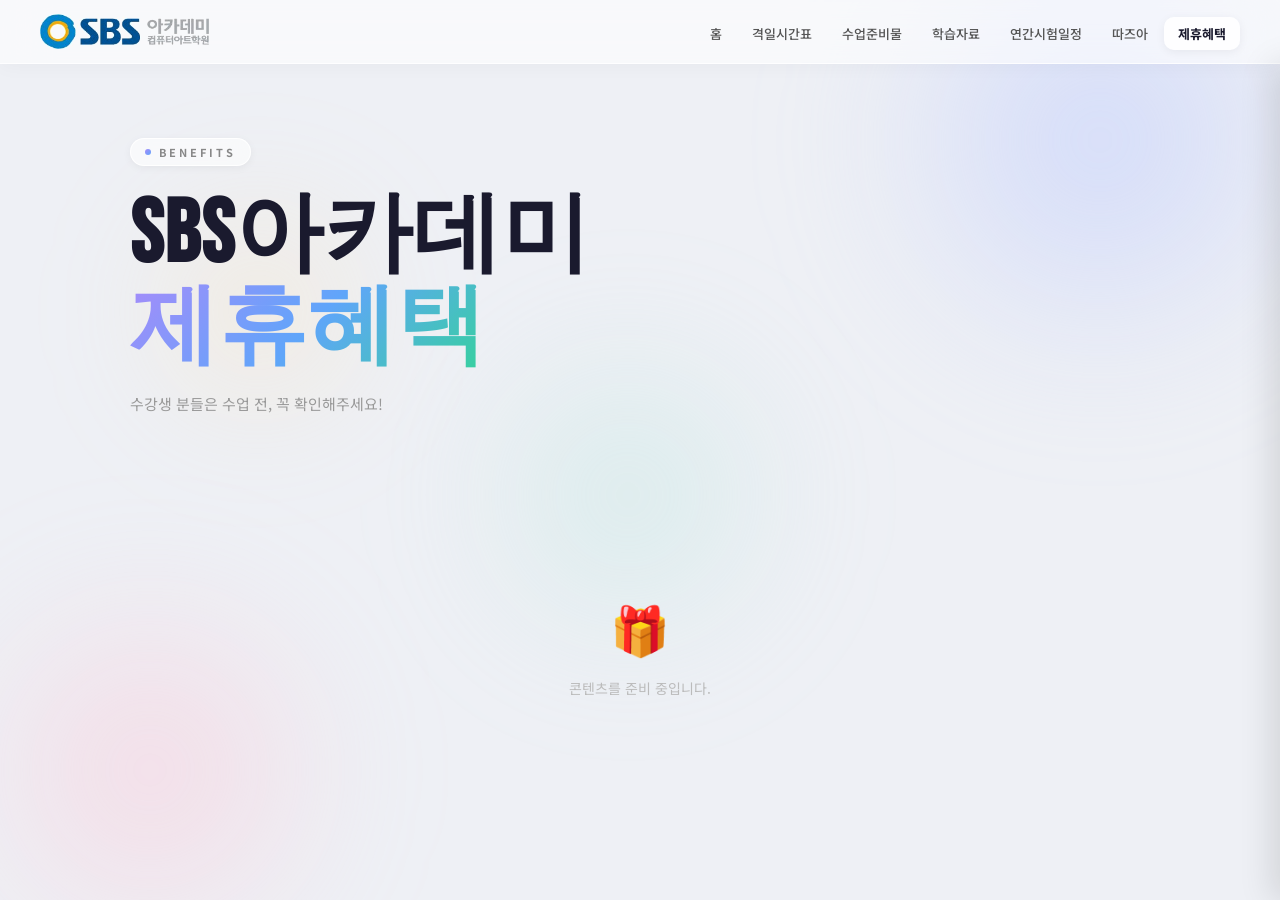
<file: benefits/index.html>
<!DOCTYPE html>
<html lang="ko">
<head>
  <meta charset="UTF-8" />
  <meta name="viewport" content="width=device-width, initial-scale=1.0" />
  <title>SBS아카데미 안산 — 제휴혜택</title>
  <meta property="og:url" content="https://sbs-ansan-notice.co.kr/benefits/" />
  <meta property="og:title" content="SBS아카데미 안산 — 제휴혜택" />
  <link rel="icon" type="image/svg+xml" href="/assets/favicon.svg" />
  <meta property="og:type" content="website" />
  <meta property="og:image" content="https://sbs-ansan-notice.co.kr/assets/og-image.png?v=2" />
  <meta property="og:site_name" content="SBS아카데미 안산" />
  <meta property="og:description" content="수강생 분들은 수업 전, 꼭 확인해주세요!" />
  <meta name="twitter:card" content="summary_large_image" />
  <meta name="twitter:image" content="https://sbs-ansan-notice.co.kr/assets/og-image.png?v=2" />
  <link rel="stylesheet" href="/assets/style.css" />
</head>
<body>
  <div class="bg-orb bg-orb1"></div>
  <div class="bg-orb bg-orb2"></div>
  <div class="bg-orb bg-orb3"></div>
  <div class="bg-orb bg-orb4"></div>
  <div class="wrap">
    <nav id="nav"></nav>
    <div class="page-wrap">
      <div class="hero">
        <div class="hero-tag"><span class="tag-dot"></span>BENEFITS</div>
        <h1>SBS아카데미<br/><span class="g">제휴혜택</span></h1>
        <p>수강생 분들은 수업 전, 꼭 확인해주세요!</p>
      </div>
      <div class="section">
        <div class="empty-state">
          <div class="icon">🎁</div>
          <p>콘텐츠를 준비 중입니다.</p>
        </div>
      </div>
    </div>
  </div>
  <script src="/assets/nav.js"></script>
</body>
</html>
</file>
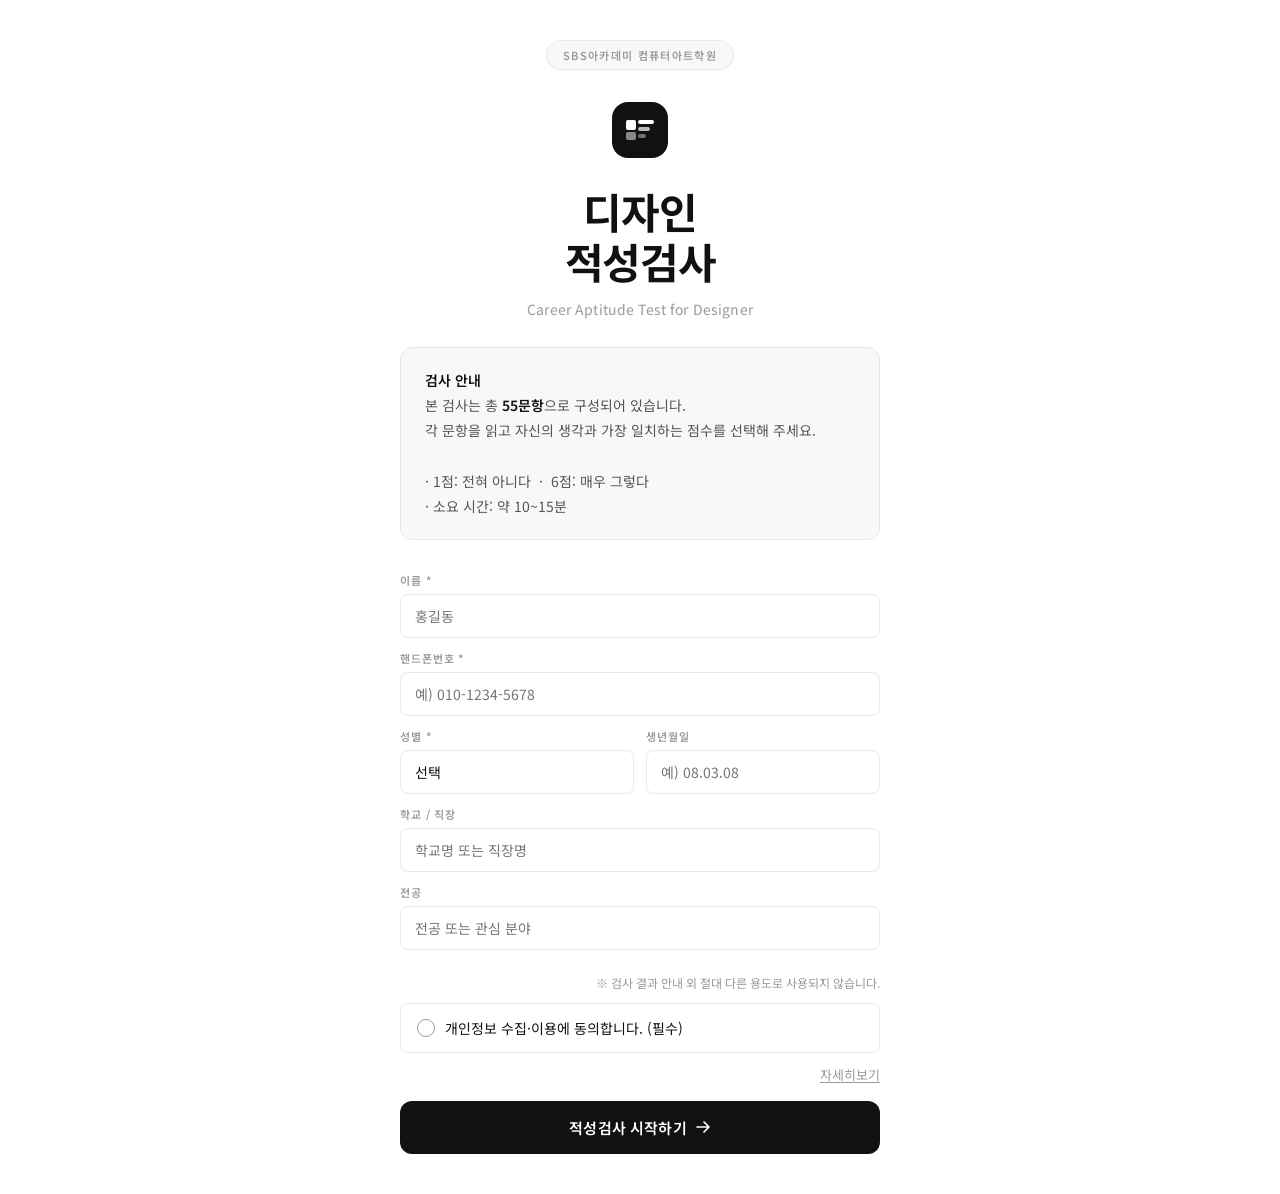
<file: designtest/index.html>
<!DOCTYPE html>
<html lang="ko">
<head>
<meta charset="UTF-8">
<meta name="viewport" content="width=device-width, initial-scale=1.0">
<title>디자인 적성검사 — SBS아카데미 컴퓨터아트학원</title>

<!-- PWA -->
<link rel="manifest" href="/designtest/manifest.json">
<meta name="theme-color" content="#111111">
<meta name="mobile-web-app-capable" content="yes">
<meta name="apple-mobile-web-app-capable" content="yes">
<meta name="apple-mobile-web-app-status-bar-style" content="black-translucent">
<meta name="apple-mobile-web-app-title" content="적성검사">
<link rel="apple-touch-icon" href="/designtest/icon-180.png">
<link rel="apple-touch-icon" sizes="57x57"   href="/designtest/icon-57.png">
<link rel="apple-touch-icon" sizes="60x60"   href="/designtest/icon-60.png">
<link rel="apple-touch-icon" sizes="72x72"   href="/designtest/icon-72.png">
<link rel="apple-touch-icon" sizes="76x76"   href="/designtest/icon-76.png">
<link rel="apple-touch-icon" sizes="114x114" href="/designtest/icon-114.png">
<link rel="apple-touch-icon" sizes="120x120" href="/designtest/icon-120.png">
<link rel="apple-touch-icon" sizes="144x144" href="/designtest/icon-144.png">
<link rel="apple-touch-icon" sizes="152x152" href="/designtest/icon-152.png">
<link rel="apple-touch-icon" sizes="167x167" href="/designtest/icon-167.png">
<link rel="apple-touch-icon" sizes="180x180" href="/designtest/icon-180.png">

<link rel="preconnect" href="https://fonts.googleapis.com">
<link href="https://fonts.googleapis.com/css2?family=Noto+Sans+KR:wght@300;400;500;600;700&display=swap" rel="stylesheet">
<style>
  *, *::before, *::after { box-sizing: border-box; margin: 0; padding: 0; }
  :root {
    --bg: #ffffff; --surface: #f8f8f8; --border: #e8e8e8; --border-hover: #c0c0c0;
    --text-primary: #111111; --text-secondary: #555555; --text-muted: #999999;
    --accent: #111111; --accent-light: #f0f0f0;
    --radius: 12px; --radius-sm: 8px;
    --shadow: 0 1px 3px rgba(0,0,0,0.06), 0 4px 16px rgba(0,0,0,0.04);
  }
  html { font-size: 16px; scroll-behavior: smooth; }
  body { font-family: 'Noto Sans KR', sans-serif; background: var(--bg); color: var(--text-primary); min-height: 100vh; -webkit-font-smoothing: antialiased; }

  /* Pages */
  .page { display: none; min-height: 100vh; }
  .page.active { display: flex; flex-direction: column; animation: fadeIn 0.4s ease; }
  @keyframes fadeIn { from { opacity: 0; transform: translateY(12px); } to { opacity: 1; transform: translateY(0); } }

  /* ── Title Page ── */
  #page-title { align-items: center; justify-content: center; padding: 40px 20px; }
  .title-inner { max-width: 480px; width: 100%; text-align: center; }
  .title-badge {
    display: inline-block; font-size: 11px; font-weight: 600; letter-spacing: 0.12em;
    text-transform: uppercase; color: var(--text-muted); background: var(--surface);
    border: 1px solid var(--border); padding: 6px 16px; border-radius: 100px; margin-bottom: 32px;
  }
  .title-logo { display: block; margin: 0 auto 28px; width: 56px; height: 56px; }
  .title-h1 { font-size: clamp(28px, 6vw, 42px); font-weight: 700; letter-spacing: -0.03em; line-height: 1.2; margin-bottom: 12px; }
  .title-sub { font-size: 14px; color: var(--text-muted); margin-bottom: 8px; letter-spacing: 0.01em; }
  .title-desc {
    font-size: 14px; color: var(--text-secondary); line-height: 1.8;
    margin: 28px 0 32px; padding: 20px 24px;
    background: var(--surface); border-radius: var(--radius); border: 1px solid var(--border); text-align: left;
  }
  .title-desc strong { font-weight: 600; color: var(--text-primary); }

  /* Form */
  .info-form { display: grid; grid-template-columns: 1fr 1fr; gap: 12px; margin-bottom: 24px; text-align: left; }
  .info-form .full { grid-column: 1 / -1; }
  .form-group label { display: block; font-size: 11px; font-weight: 600; letter-spacing: 0.08em; text-transform: uppercase; color: var(--text-muted); margin-bottom: 6px; }
  .form-group input, .form-group select {
    width: 100%; padding: 11px 14px; font-size: 14px; font-family: 'Noto Sans KR', sans-serif;
    color: var(--text-primary); background: var(--bg); border: 1px solid var(--border);
    border-radius: var(--radius-sm); outline: none; transition: border-color 0.2s; appearance: none;
  }
  .form-group input:focus, .form-group select:focus { border-color: var(--accent); }

  /* Buttons */
  .btn-primary {
    display: inline-flex; align-items: center; justify-content: center; gap: 8px;
    width: 100%; padding: 16px 32px; font-size: 15px; font-weight: 600;
    font-family: 'Noto Sans KR', sans-serif; color: #fff; background: var(--text-primary);
    border: none; border-radius: var(--radius); cursor: pointer;
    transition: opacity 0.2s, transform 0.15s; letter-spacing: 0.01em;
  }
  .btn-primary:hover { opacity: 0.85; transform: translateY(-1px); }
  .btn-primary:active { transform: translateY(0); }

  /* ── Test Page ── */
  #page-test { background: var(--bg); }
  .test-header {
    position: sticky; top: 0; z-index: 100;
    background: rgba(255,255,255,0.92); backdrop-filter: blur(12px);
    border-bottom: 1px solid var(--border); padding: 14px 20px;
  }
  .test-header-inner { max-width: 680px; margin: 0 auto; display: flex; align-items: center; justify-content: space-between; gap: 16px; }
  .test-header-title { font-size: 13px; font-weight: 600; color: var(--text-secondary); white-space: nowrap; }
  .progress-wrap { flex: 1; display: flex; flex-direction: column; gap: 4px; }
  .progress-bar { height: 3px; background: var(--border); border-radius: 3px; overflow: hidden; }
  .progress-fill { height: 100%; background: var(--text-primary); border-radius: 3px; transition: width 0.4s ease; }
  .progress-text { font-size: 11px; color: var(--text-muted); text-align: right; }

  .test-body { max-width: 680px; margin: 0 auto; padding: 40px 20px 120px; }

  .part-header { margin-bottom: 36px; padding-bottom: 24px; border-bottom: 1px solid var(--border); }
  .part-label {
    display: inline-block; font-size: 11px; font-weight: 700; letter-spacing: 0.12em;
    text-transform: uppercase; color: var(--text-muted); background: var(--surface);
    border: 1px solid var(--border); padding: 4px 12px; border-radius: 100px; margin-bottom: 12px;
  }
  .part-title { font-size: 22px; font-weight: 700; letter-spacing: -0.02em; margin-bottom: 6px; }
  .part-note { font-size: 13px; color: var(--text-muted); line-height: 1.6; }

  /* Question Card */
  .question-card {
    background: var(--bg); border: 1px solid var(--border); border-radius: var(--radius);
    padding: 20px 20px 16px; margin-bottom: 10px; transition: border-color 0.2s, box-shadow 0.2s;
  }
  .question-card.answered { border-color: #d0d0d0; background: var(--surface); }
  .question-card:hover { border-color: var(--border-hover); box-shadow: var(--shadow); }
  .q-num-text { display: flex; gap: 10px; align-items: flex-start; margin-bottom: 14px; }
  .q-num {
    flex-shrink: 0; width: 22px; height: 22px; display: flex; align-items: center; justify-content: center;
    font-size: 10px; font-weight: 700; color: var(--text-muted);
    background: var(--surface); border: 1px solid var(--border); border-radius: 50%; margin-top: 1px;
    transition: all 0.15s;
  }
  .question-card.answered .q-num { background: var(--text-primary); color: #fff; border-color: var(--text-primary); }
  .q-text { font-size: 14px; font-weight: 500; line-height: 1.65; }

  /* Scale */
  .scale-labels { display: flex; justify-content: space-between; margin-bottom: 8px; padding: 0 2px; }
  .scale-label-text { font-size: 9px; color: var(--text-muted); width: calc(100%/6); text-align: center; line-height: 1.3; }
  .scale-row { display: flex; align-items: center; gap: 4px; }
  .scale-btn {
    flex: 1; height: 36px; border: 1px solid var(--border); border-radius: 6px;
    background: var(--bg); cursor: pointer; font-size: 12px; font-weight: 600;
    color: var(--text-muted); font-family: 'Noto Sans KR', sans-serif; transition: all 0.15s;
  }
  .scale-btn:hover { border-color: var(--text-primary); color: var(--text-primary); background: var(--accent-light); }
  .scale-btn.selected { background: var(--text-primary); border-color: var(--text-primary); color: #fff; }

  /* Bottom Nav */
  .test-nav {
    position: fixed; bottom: 0; left: 0; right: 0; z-index: 100;
    background: rgba(255,255,255,0.95); backdrop-filter: blur(12px);
    border-top: 1px solid var(--border); padding: 16px 20px;
  }
  .test-nav-inner { max-width: 680px; margin: 0 auto; display: flex; gap: 12px; align-items: center; }
  .btn-secondary {
    display: inline-flex; align-items: center; justify-content: center; gap: 6px;
    padding: 13px 20px; font-size: 14px; font-weight: 500; font-family: 'Noto Sans KR', sans-serif;
    color: var(--text-secondary); background: var(--bg); border: 1px solid var(--border);
    border-radius: var(--radius-sm); cursor: pointer; white-space: nowrap; transition: all 0.15s;
  }
  .btn-secondary:hover { border-color: var(--text-primary); color: var(--text-primary); }
  .btn-nav-main {
    flex: 1; display: inline-flex; align-items: center; justify-content: center; gap: 8px;
    padding: 13px 24px; font-size: 14px; font-weight: 600; font-family: 'Noto Sans KR', sans-serif;
    color: #fff; background: var(--text-primary); border: none; border-radius: var(--radius-sm);
    cursor: pointer; transition: opacity 0.15s, transform 0.15s;
  }
  .btn-nav-main:hover { opacity: 0.85; transform: translateY(-1px); }
  .unanswered-notice { font-size: 12px; color: #cc4444; text-align: center; margin-top: 8px; display: none; }

  /* ── Result Page ── */
  #page-result { align-items: center; justify-content: center; padding: 60px 20px; }
  .result-inner { max-width: 440px; width: 100%; text-align: center; }
  .result-icon {
    width: 64px; height: 64px; background: var(--text-primary); border-radius: 50%;
    display: flex; align-items: center; justify-content: center; margin: 0 auto 28px;
  }
  .result-h1 { font-size: 22px; font-weight: 700; letter-spacing: -0.02em; margin-bottom: 10px; }
  .result-sub { font-size: 14px; color: var(--text-muted); line-height: 1.7; margin-bottom: 28px; }
  .result-notice {
    font-size: 13px; color: var(--text-muted); line-height: 1.7; margin-top: 20px;
    padding: 16px; background: var(--surface); border: 1px solid var(--border); border-radius: var(--radius-sm);
  }
  .status-dot { display: inline-block; width: 6px; height: 6px; border-radius: 50%; margin-right: 6px; vertical-align: middle; }
  .status-dot.loading { background: #f0a500; animation: pulse 1.2s infinite; }
  .status-dot.success { background: #22a861; }
  .status-dot.error   { background: #cc4444; }
  @keyframes pulse { 0%, 100% { opacity: 1; } 50% { opacity: 0.3; } }
  #submit-status { font-size: 13px; color: var(--text-secondary); margin: 0 0 16px; min-height: 22px; }
  .btn-restart {
    display: inline-flex; align-items: center; gap: 8px; padding: 12px 24px;
    font-size: 14px; font-weight: 500; font-family: 'Noto Sans KR', sans-serif;
    color: var(--text-secondary); background: var(--bg); border: 1px solid var(--border);
    border-radius: var(--radius-sm); cursor: pointer; margin-top: 16px; transition: all 0.15s;
  }
  .btn-restart:hover { border-color: var(--text-primary); color: var(--text-primary); }

  @media (max-width: 480px) { .info-form { grid-template-columns: 1fr; } .info-form .full { grid-column: 1; } }

  /* ── Privacy Consent ── */
  .privacy-notice { font-size: 12px; color: var(--text-muted); text-align: right; margin-bottom: 12px; }
  .privacy-check-box {
    border: 1px solid var(--border); border-radius: var(--radius-sm); padding: 14px 16px;
    display: flex; align-items: center; gap: 10px; margin-bottom: 8px; cursor: pointer;
    transition: border-color 0.15s;
  }
  .privacy-check-box:hover { border-color: var(--border-hover); }
  .privacy-check-box.agreed { border-color: var(--text-primary); }
  .custom-radio {
    width: 18px; height: 18px; border-radius: 50%; border: 1.5px solid #999;
    flex-shrink: 0; display: flex; align-items: center; justify-content: center; transition: all 0.15s;
  }
  .custom-radio.checked { border-color: #111; background: #111; }
  .custom-radio.checked::after { content: ''; width: 7px; height: 7px; border-radius: 50%; background: #fff; display: block; }
  .privacy-check-label { font-size: 14px; font-weight: 400; color: var(--text-primary); }
  .privacy-detail-link-wrap { text-align: right; margin-bottom: 16px; }
  .privacy-detail-link { font-size: 13px; color: var(--text-muted); cursor: pointer; text-decoration: underline; text-underline-offset: 2px; background: none; border: none; font-family: 'Noto Sans KR', sans-serif; padding: 0; }
  .privacy-detail-link:hover { color: var(--text-primary); }
  .privacy-detail-panel {
    display: none; margin-bottom: 16px;
    border: 1px solid var(--border); border-radius: var(--radius-sm);
    padding: 14px 16px; background: var(--surface);
  }
  .privacy-detail-panel.open { display: block; }
  .privacy-detail-item { margin-bottom: 10px; }
  .privacy-detail-item:last-child { margin-bottom: 0; }
  .privacy-detail-key { font-size: 11px; color: var(--text-muted); margin-bottom: 2px; }
  .privacy-detail-val { font-size: 12px; color: var(--text-secondary); line-height: 1.6; }
  .privacy-error { font-size: 12px; color: #cc4444; margin-bottom: 10px; display: none; }
</style>
</head>
<body>

<!-- ── TITLE PAGE ── -->
<div id="page-title" class="page active">
  <div class="title-inner">
    <span class="title-badge">SBS아카데미 컴퓨터아트학원</span>
    <svg class="title-logo" viewBox="0 0 56 56" fill="none" xmlns="http://www.w3.org/2000/svg">
      <rect width="56" height="56" rx="16" fill="#111"/>
      <rect x="14" y="18" width="10" height="10" rx="2" fill="white"/>
      <rect x="14" y="30" width="10" height="8" rx="2" fill="white" opacity="0.5"/>
      <rect x="26" y="18" width="16" height="4" rx="2" fill="white"/>
      <rect x="26" y="25" width="12" height="4" rx="2" fill="white" opacity="0.7"/>
      <rect x="26" y="32" width="8" height="4" rx="2" fill="white" opacity="0.4"/>
    </svg>
    <h1 class="title-h1">디자인<br>적성검사</h1>
    <p class="title-sub">Career Aptitude Test for Designer</p>
    <div class="title-desc">
      <strong>검사 안내</strong><br>
      본 검사는 총 <strong>55문항</strong>으로 구성되어 있습니다.<br>
      각 문항을 읽고 자신의 생각과 가장 일치하는 점수를 선택해 주세요.<br><br>
      · 1점: 전혀 아니다 &nbsp;·&nbsp; 6점: 매우 그렇다<br>
      · 소요 시간: 약 10~15분
    </div>
    <div class="info-form">
      <div class="form-group full">
        <label>이름 *</label>
        <input type="text" id="user-name" placeholder="홍길동" autocomplete="off">
      </div>
      <div class="form-group full">
        <label>핸드폰번호 *</label>
        <input type="text" id="user-phone" placeholder="예) 010-1234-5678" autocomplete="off">
      </div>
      <div class="form-group">
        <label>성별 *</label>
        <select id="user-gender">
          <option value="">선택</option>
          <option value="남자">남자</option>
          <option value="여자">여자</option>
        </select>
      </div>
      <div class="form-group">
        <label>생년월일</label>
        <input type="text" id="user-birth" placeholder="예) 08.03.08">
      </div>
      <div class="form-group full">
        <label>학교 / 직장</label>
        <input type="text" id="user-school" placeholder="학교명 또는 직장명">
      </div>
      <div class="form-group full">
        <label>전공</label>
        <input type="text" id="user-major" placeholder="전공 또는 관심 분야">
      </div>
    </div>
    <p class="privacy-notice">※ 검사 결과 안내 외 절대 다른 용도로 사용되지 않습니다.</p>

    <div class="privacy-check-box" id="privacy-check-box" onclick="togglePrivacy()">
      <div class="custom-radio" id="privacy-radio"></div>
      <span class="privacy-check-label">개인정보 수집·이용에 동의합니다. (필수)</span>
    </div>

    <div class="privacy-detail-link-wrap">
      <span class="privacy-detail-link" id="privacy-detail-link" onclick="togglePrivacyDetail()">자세히보기</span>
    </div>

    <div class="privacy-detail-panel" id="privacy-detail-panel">
      <div class="privacy-detail-item">
        <div class="privacy-detail-key">수집 항목</div>
        <div class="privacy-detail-val">이름, 연락처, 성별, 생년월일, 학교/직장, 전공, 수강안내 관련 이력</div>
      </div>
      <div class="privacy-detail-item">
        <div class="privacy-detail-key">이용 목적</div>
        <div class="privacy-detail-val">수강안내 제공, 전환 이력 관리 및 맞춤형 재안내를 통한 서비스 품질 개선</div>
      </div>
      <div class="privacy-detail-item">
        <div class="privacy-detail-key">보유 기간</div>
        <div class="privacy-detail-val">수집일로부터 최대 3년간 보관 후 파기</div>
      </div>
      <div class="privacy-detail-item">
        <div class="privacy-detail-key">제공받는 자</div>
        <div class="privacy-detail-val">SBS아카데미컴퓨터아트학원 안산지점</div>
      </div>
      <div class="privacy-detail-item">
        <div class="privacy-detail-key">동의 거부 안내</div>
        <div class="privacy-detail-val">동의를 거부하실 수 있으나, 이 경우 적성검사 참가가 불가능합니다.</div>
      </div>
    </div>

    <p class="privacy-error" id="privacy-error">개인정보 수집·이용에 동의해 주세요.</p>

    <button class="btn-primary" onclick="startTest()">
      적성검사 시작하기
      <svg width="16" height="16" fill="none" viewBox="0 0 24 24" stroke="currentColor" stroke-width="2.5">
        <path stroke-linecap="round" stroke-linejoin="round" d="M13.5 4.5L21 12m0 0l-7.5 7.5M21 12H3"/>
      </svg>
    </button>
  </div>
</div>

<!-- ── TEST PAGE ── -->
<div id="page-test" class="page">
  <header class="test-header">
    <div class="test-header-inner">
      <span class="test-header-title" id="part-indicator">Part A</span>
      <div class="progress-wrap">
        <div class="progress-bar"><div class="progress-fill" id="progress-fill" style="width:0%"></div></div>
        <div class="progress-text" id="progress-text">0 / 55</div>
      </div>
    </div>
  </header>
  <div class="test-body" id="test-body"></div>
  <nav class="test-nav">
    <div class="test-nav-inner">
      <button class="btn-secondary" id="btn-back" onclick="goBack()" style="display:none">
        <svg width="14" height="14" fill="none" viewBox="0 0 24 24" stroke="currentColor" stroke-width="2.5"><path stroke-linecap="round" stroke-linejoin="round" d="M10.5 19.5L3 12m0 0l7.5-7.5M3 12h18"/></svg>
        이전
      </button>
      <button class="btn-nav-main" id="btn-next" onclick="goNext()">
        다음 (Part B)
        <svg width="14" height="14" fill="none" viewBox="0 0 24 24" stroke="currentColor" stroke-width="2.5"><path stroke-linecap="round" stroke-linejoin="round" d="M13.5 4.5L21 12m0 0l-7.5 7.5M21 12H3"/></svg>
      </button>
    </div>
    <p class="unanswered-notice" id="unanswered-notice"></p>
  </nav>
</div>

<!-- ── RESULT PAGE ── -->
<div id="page-result" class="page">
  <div class="result-inner">
    <div class="result-icon">
      <svg width="28" height="28" fill="none" viewBox="0 0 24 24" stroke="currentColor" stroke-width="2">
        <path stroke-linecap="round" stroke-linejoin="round" d="M9 12.75L11.25 15 15 9.75M21 12a9 9 0 11-18 0 9 9 0 0118 0z"/>
      </svg>
    </div>
    <h1 class="result-h1">적성검사가 완료되었습니다.</h1>
    <p class="result-sub">검사에 참여해 주셔서 감사합니다.<br>상세 결과는 상담을 통해 안내 드립니다.</p>
    <p id="submit-status"><span class="status-dot loading"></span>결과를 저장하는 중...</p>
    <p class="result-notice">담당 멘토와의 상담을 통해 결과를 안내 드립니다.</p>
    <button class="btn-restart" onclick="restartTest()">
      <svg width="14" height="14" fill="none" viewBox="0 0 24 24" stroke="currentColor" stroke-width="2.5"><path stroke-linecap="round" stroke-linejoin="round" d="M16.023 9.348h4.992v-.001M2.985 19.644v-4.992m0 0h4.992m-4.993 0l3.181 3.183a8.25 8.25 0 0013.803-3.7M4.031 9.865a8.25 8.25 0 0113.803-3.7l3.181 3.182m0-4.991v4.99"/></svg>
      처음으로 돌아가기
    </button>
  </div>
</div>

<script>
// ── Question Data ──────────────────────────────────────────
const QUESTIONS = {
  partA: {
    title: 'Part A — 디자인 기초소양',
    note: '각 문항을 읽고 1(전혀 아니다) ~ 6(매우 그렇다) 중 하나를 선택해 주세요.',
    sections: [
      { name: '조형력', questions: [
        '사람이나 사물을 사실적으로 그릴 수 있다.',
        '나만의 생각을 새로운 아이디어와 재료를 사용하여 표현할 수 있다.',
        '글을 읽고 그 이미지를 시각적인 형태로 표현할 수 있다.',
        '물질의 재료의 재질이 무엇인지 판별할 수 있다.',
        '2차원, 3차원의 형태를 보고 이미지로 변형할 수 있다.',
        '입체적인 형태를 새로운 이미지로 변형할 수 있다.',
        '색감의 차이를 섬세하게 느낄 수 있다.',
      ]},
      { name: '상상력', questions: [
        '거의 모든 일에 대하여 상상력을 발휘하는 편이다.',
        '현실과는 거리가 있는 나만의 생각을 자주하는 편이다.',
        '항상 새로운 아이디어가 잘 떠오르는 편이다.',
        '새롭고 흥미로운 경험을 늘 머릿속으로 생각하고 있다.',
        '남들과는 다른 관점에서 사람이나 사물을 세밀하게 지각하는 편이다.',
        '남과 다른 스타일을 창조하는 것을 좋아한다.',
      ]},
      { name: '손재주', questions: [
        '손재주가 있어서 공예품이나 소품을 잘 만들 수 있다.',
        '매우 세밀한 작업을 요하는 소품을 제작할 때 정교하고 끈기 있게 마무리 한다.',
        '같은 기능을 가진 물건들을 보고 세밀하게 비교할 수 있다.',
        '물건을 분해하고 조립하는 것을 좋아한다.',
        '평소 손으로 무언가를 만들기 좋아하는 편이다.',
      ]},
      { name: '창의력', questions: [
        '서로 관련이 없어 보이는 것에서도 연관성을 이끌어 낼 수 있다.',
        '다른 사람보다 융통성 있게 문제해결을 하는 편이다.',
        '다른 사람이 쉽게 생각할 수 없는 독특한 아이디어를 생각해내곤 한다.',
        '다듬어지지 않은 아이디어를 짜임새 있고 정교하게 발전시킬 수 있다.',
      ]},
      { name: '컴퓨터 활용', questions: [
        '컴퓨터 그래픽 소프트웨어 기술을 사용하여 표현해 낼 수 있다.',
        '전공작업에 필요한 컴퓨터 소프트웨어를 잘 사용할 수 있다.',
        '컴퓨터 그래픽 소프트웨어로 작업하는 것을 좋아한다.',
      ]},
      { name: '기획력', questions: [
        '해야할 일을 점검하며 우선순위를 정하여 처리해나갈 수 있다.',
        '주변 사람들과 관련된 문제들을 잘 조정하고 관리한다.',
        '주어진 과제를 효율적으로 수행하기 위해 사용 가능한 자원을 분류하고 조직할 수 있다.',
      ]},
      { name: '감수성', questions: [
        '감정이 풍부해서 조그만 일에도 쉽게 감동한다.',
        '음악을 들으면서 그 음악의 이미지를 떠올릴 수 있다.',
        '주위환경에서 느낀 점을 섬세하게 표현(표정, 동작, 기호, 그림)하는 편이다.',
      ]},
    ]
  },
  partB: {
    title: 'Part B — 디자인 전공소양',
    note: '각 문항을 읽고 1(전혀 아니다) ~ 6(매우 그렇다) 중 하나를 선택해 주세요.',
    sections: [
      { name: '웹디자인', questions: [
        '트랜드에 민감하며 새로운 것을 자기 것으로 만드는 능력이 있다.',
        '폭넓고 다양한 문화적 경험을 하고자 노력한다.',
        '온라인을 통해 풍부한 매체를 접하고 정보를 얻는 것에 능하다.',
        '웹사이트의 홈페이지를 보고 장단점을 말할 수 있다.',
        '비즈니스 요구 사항을 분석해 목적에 부합되는 컨셉을 잡아내는 능력이 있다.',
      ]},
      { name: '편집디자인', questions: [
        '선물할 때는 내 손으로 포장하는걸 좋아한다.',
        '적극적이고 내 생각을 말하기 좋아한다.',
        '전체적인 구성을 보고 나름의 옥에티를 찾아본다.',
        '주어진 문장을 읽고 주제를 찾을 수 있다.',
        '새로운 광고를 보면 내 나름의 재구성을 할 수 있다.',
      ]},
      { name: '실내건축디자인', questions: [
        '주변공간 및 사물의 스케일을 가늠할 수 있다.',
        '도면의 구성요소와 표시기호를 파악할 수 있다.',
        '주어진 테마의 공간 계획이 가능하다.',
        '2, 3차원 그래픽 작업이 가능하다.',
        '공간지각 능력이 뛰어난 편이다.',
      ]},
      { name: '산업디자인', questions: [
        '키워드를 잘 파악하고 아이디어 발상이 남다른 편이다.',
        '디자인 컨셉에 따른 스케치가 가능하다.',
        '일상생활에서 사용되고 있는 제품을 보면 그 소재가 궁금하다.',
      ]},
      { name: '애니메이션', questions: [
        '주변의 사물에 대해 항상 호기심을 가지고 관찰하는 편이다.',
        '독특한 이야기에 흥미가 많은 편이다.',
        '새로운 프로그램에 대한 적응이 빠른 편이다.',
      ]},
      { name: '영상디자인', questions: [
        '평소에 공연 및 영상예술에 관심이 많은 편이다.',
        '문제를 해결할 때 다양한 방법을 생각해내고 실행하는 편이다.',
        '모임에서 주도적으로 분위기를 이끌어 편이다.',
      ]},
    ]
  }
};

// ── Privacy Consent ───────────────────────────────────────
let privacyAgreed = false;
let privacyDetailOpen = false;

function togglePrivacy() {
  privacyAgreed = !privacyAgreed;
  document.getElementById('privacy-radio').classList.toggle('checked', privacyAgreed);
  document.getElementById('privacy-check-box').classList.toggle('agreed', privacyAgreed);
  document.getElementById('privacy-error').style.display = 'none';
}

function togglePrivacyDetail() {
  privacyDetailOpen = !privacyDetailOpen;
  document.getElementById('privacy-detail-panel').classList.toggle('open', privacyDetailOpen);
  document.getElementById('privacy-detail-link').textContent = privacyDetailOpen ? '자세히보기 ∧' : '자세히보기';
}

// ── State ──────────────────────────────────────────────────
let currentPart = 'A';
let answers = {};
let userInfo = {};

const allQuestions = [];
let qIdx = 0;
['partA','partB'].forEach((pk, pi) => {
  QUESTIONS[pk].sections.forEach(sec => {
    sec.questions.forEach(q => {
      allQuestions.push({ globalIndex: qIdx++, part: pi === 0 ? 'A' : 'B', section: sec.name, text: q });
    });
  });
});
const TOTAL = allQuestions.length;

// ── Helpers ────────────────────────────────────────────────
function showPage(id) {
  document.querySelectorAll('.page').forEach(p => p.classList.remove('active'));
  document.getElementById(id).classList.add('active');
  window.scrollTo(0, 0);
}
function updateProgress() {
  const answered = Object.keys(answers).length;
  document.getElementById('progress-fill').style.width = Math.round(answered / TOTAL * 100) + '%';
  document.getElementById('progress-text').textContent = answered + ' / ' + TOTAL;
}

// ── Render ─────────────────────────────────────────────────
function renderPart(part) {
  currentPart = part;
  const partData = QUESTIONS[part === 'A' ? 'partA' : 'partB'];
  const questions = allQuestions.filter(q => q.part === part);

  document.getElementById('part-indicator').textContent = 'Part ' + part;
  document.getElementById('btn-back').style.display = part === 'B' ? 'flex' : 'none';
  const nextBtn = document.getElementById('btn-next');
  nextBtn.innerHTML = part === 'A'
    ? '다음 (Part B) <svg width="14" height="14" fill="none" viewBox="0 0 24 24" stroke="currentColor" stroke-width="2.5"><path stroke-linecap="round" stroke-linejoin="round" d="M13.5 4.5L21 12m0 0l-7.5 7.5M21 12H3"/></svg>'
    : '결과 보기 <svg width="14" height="14" fill="none" viewBox="0 0 24 24" stroke="currentColor" stroke-width="2.5"><path stroke-linecap="round" stroke-linejoin="round" d="M13.5 4.5L21 12m0 0l-7.5 7.5M21 12H3"/></svg>';

  const scaleLabels = ['전혀<br>아니다','대체로<br>아니다','아니다','그렇다','대체로<br>그렇다','매우<br>그렇다'];
  let html = `<div class="part-header">
    <span class="part-label">Part ${part}</span>
    <h2 class="part-title">${partData.title.replace('Part A — ','').replace('Part B — ','')}</h2>
    <p class="part-note">${partData.note}</p>
  </div>`;

  questions.forEach(q => {
    const answered = answers[q.globalIndex] !== undefined;
    html += `<div class="question-card ${answered ? 'answered' : ''}" id="qcard-${q.globalIndex}">
      <div class="q-num-text">
        <span class="q-num">${q.globalIndex + 1}</span>
        <span class="q-text">${q.text}</span>
      </div>
      <div class="scale-labels">${scaleLabels.map(l => `<span class="scale-label-text">${l}</span>`).join('')}</div>
      <div class="scale-row">${[1,2,3,4,5,6].map(v =>
        `<button class="scale-btn ${answers[q.globalIndex] === v ? 'selected' : ''}" onclick="selectAnswer(${q.globalIndex}, ${v})">${v}</button>`
      ).join('')}</div>
    </div>`;
  });

  document.getElementById('test-body').innerHTML = html;
  updateProgress();
}

// ── Select Answer ──────────────────────────────────────────
function selectAnswer(qIdx, value) {
  answers[qIdx] = value;
  updateProgress();
  const card = document.getElementById('qcard-' + qIdx);
  if (card) {
    card.classList.add('answered');
    card.querySelectorAll('.scale-btn').forEach((btn, i) => btn.classList.toggle('selected', i + 1 === value));
  }
  document.getElementById('unanswered-notice').style.display = 'none';
}

// ── Navigation ─────────────────────────────────────────────
function startTest() {
  const name   = document.getElementById('user-name').value.trim();
  const phone  = document.getElementById('user-phone').value.trim();
  const gender = document.getElementById('user-gender').value;
  if (!name || !phone || !gender) { alert('이름, 핸드폰번호, 성별을 입력해 주세요.'); return; }
  if (!privacyAgreed) { document.getElementById('privacy-error').style.display = 'block'; return; }
  userInfo = {
    name, phone, gender,
    birth:  document.getElementById('user-birth').value.trim(),
    school: document.getElementById('user-school').value.trim(),
    major:  document.getElementById('user-major').value.trim(),
    date:   new Date().toLocaleDateString('ko-KR', { year: 'numeric', month: 'long', day: 'numeric' }),
  };
  showPage('page-test');
  renderPart('A');
}

function goNext() {
  const notice = document.getElementById('unanswered-notice');
  const unanswered = allQuestions.filter(q => q.part === currentPart && answers[q.globalIndex] === undefined);
  if (unanswered.length > 0) {
    notice.style.display = 'block';
    notice.textContent = `⚠ Part ${currentPart}에서 ${unanswered.length}개 문항에 응답하지 않았습니다.`;
    document.getElementById('qcard-' + unanswered[0].globalIndex)?.scrollIntoView({ behavior: 'smooth', block: 'center' });
    return;
  }
  notice.style.display = 'none';
  if (currentPart === 'A') { renderPart('B'); showPage('page-test'); }
  else { showResult(); }
}

function goBack() {
  if (currentPart === 'B') { renderPart('A'); showPage('page-test'); }
}

// ── Scoring ────────────────────────────────────────────────
function calcScores() {
  const sectionMap = {};
  allQuestions.forEach(q => {
    if (!sectionMap[q.section]) sectionMap[q.section] = [];
    sectionMap[q.section].push(q.globalIndex);
  });
  const result = {};
  Object.keys(sectionMap).forEach(sec => {
    const indices = sectionMap[sec];
    const sum = indices.reduce((s, i) => s + (answers[i] || 0), 0);
    const avg = sum / indices.length;
    result[sec] = { avg: +avg.toFixed(2), pct: Math.round(avg / 6 * 100), scores: indices.map(i => answers[i] || 0) };
  });
  return result;
}

// ── Supabase 설정 ──────────────────────────────────────────
const SUPABASE_URL = 'https://fssvwketkcvwxbwkckxb.supabase.co';
const SUPABASE_ANON_KEY = 'sb_publishable_yYO7El06R9SFJgW9OPBzuQ_U2vk7No1';

// ── Show Result & Save ─────────────────────────────────────
function showResult() {
  showPage('page-result');
  const scores = calcScores();

  const record = {
    submitted_at: new Date().toISOString(),
    name:    userInfo.name,
    phone:   userInfo.phone,
    gender:  userInfo.gender,
    birth:   userInfo.birth,
    school:  userInfo.school,
    major:   userInfo.major,
    answers: allQuestions.map(q => answers[q.globalIndex] || 0),
    scores:  scores,
  };

  saveToSupabase(record);
}

async function saveToSupabase(record) {
  const statusEl = document.getElementById('submit-status');
  try {
    const res = await fetch(`${SUPABASE_URL}/rest/v1/design_test_results`, {
      method: 'POST',
      headers: {
        'Content-Type': 'application/json',
        'apikey': SUPABASE_ANON_KEY,
        'Authorization': `Bearer ${SUPABASE_ANON_KEY}`,
        'Prefer': 'return=minimal',
      },
      body: JSON.stringify(record),
    });
    if (res.ok) {
      statusEl.innerHTML = '<span class="status-dot success"></span>결과가 성공적으로 저장되었습니다.';
    } else {
      const err = await res.text();
      console.error('Supabase error:', err);
      statusEl.innerHTML = '<span class="status-dot error"></span>저장 중 오류가 발생했습니다.';
    }
  } catch (e) {
    console.error(e);
    statusEl.innerHTML = '<span class="status-dot error"></span>저장 중 오류가 발생했습니다.';
  }
}

// ── Restart ────────────────────────────────────────────────
function restartTest() {
  answers = {}; userInfo = {}; currentPart = 'A';
  privacyAgreed = false; privacyDetailOpen = false;
  document.getElementById('privacy-radio').classList.remove('checked');
  document.getElementById('privacy-check-box').classList.remove('agreed');
  document.getElementById('privacy-detail-panel').classList.remove('open');
  document.getElementById('privacy-detail-link').textContent = '자세히보기';
  document.getElementById('privacy-error').style.display = 'none';
  ['user-name','user-phone','user-birth','user-school','user-major'].forEach(id => document.getElementById(id).value = '');
  document.getElementById('user-gender').value = '';
  showPage('page-title');
}
</script>
</body>
</html>
</file>
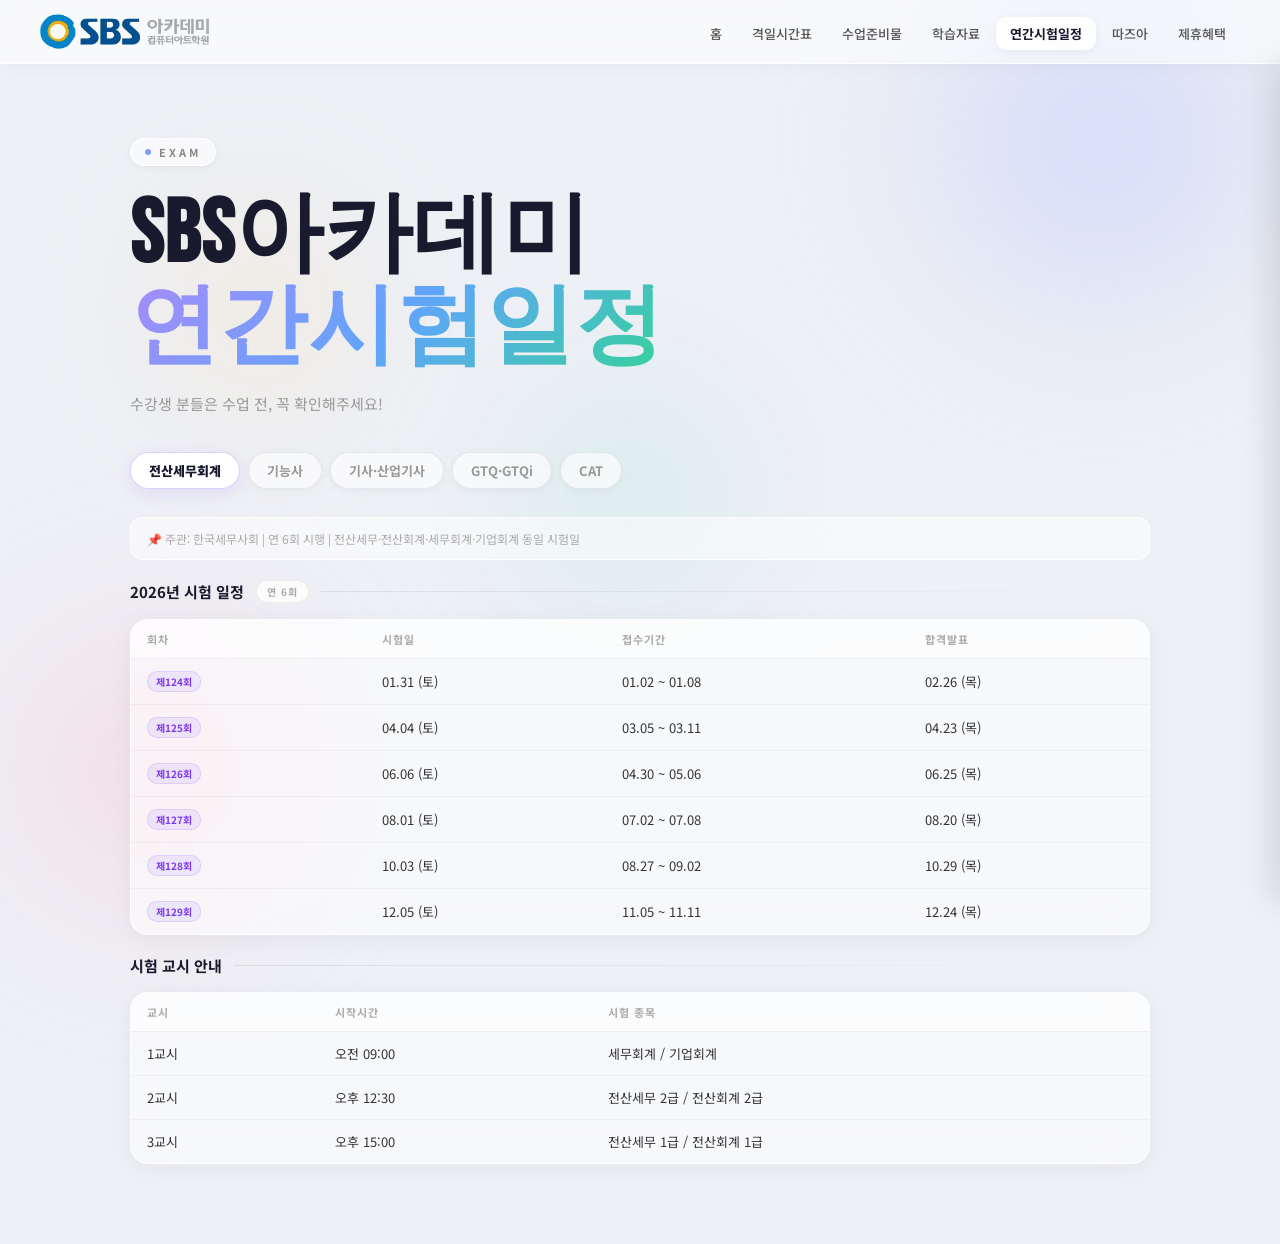
<file: exam/index.html>
<!DOCTYPE html>
<html lang="ko">
<head>
  <meta charset="UTF-8" />
  <meta name="viewport" content="width=device-width, initial-scale=1.0" />
  <title>SBS아카데미 안산 — 연간시험일정</title>
  <meta property="og:url" content="https://sbs-ansan-notice.co.kr/exam/" />
  <meta property="og:title" content="SBS아카데미 안산 — 연간시험일정" />
  <link rel="icon" type="image/svg+xml" href="/assets/favicon.svg" />
  <meta property="og:type" content="website" />
  <meta property="og:image" content="https://sbs-ansan-notice.co.kr/assets/og-image.png?v=2" />
  <meta property="og:site_name" content="SBS아카데미 안산" />
  <meta property="og:description" content="수강생 분들은 수업 전, 꼭 확인해주세요!" />
  <meta name="twitter:card" content="summary_large_image" />
  <meta name="twitter:image" content="https://sbs-ansan-notice.co.kr/assets/og-image.png?v=2" />
  <link rel="stylesheet" href="/assets/style.css" />
  <style>
    .tabs{display:flex;gap:8px;flex-wrap:wrap;margin-bottom:28px;}
    .tab{
      padding:8px 18px;border-radius:20px;cursor:pointer;
      font-family:'Noto Sans KR',sans-serif;font-size:13px;font-weight:700;
      border:1px solid rgba(0,0,0,0.08);
      background:rgba(255,255,255,0.6);backdrop-filter:blur(10px);
      color:#999;transition:all 0.15s;white-space:nowrap;
      box-shadow:0 2px 8px rgba(0,0,0,0.04);
    }
    .tab:hover{color:#1a1a2e;background:rgba(255,255,255,0.8);}
    .tab.active{
      background:rgba(255,255,255,0.95);color:#1a1a2e;font-weight:900;
      border-color:rgba(167,139,250,0.4);
      box-shadow:0 4px 16px rgba(139,92,246,0.15);
    }
    .panel{display:none;}
    .panel.active{display:block;}

    .sec-header{display:flex;align-items:center;gap:12px;margin-bottom:16px;}
    .sec-header h3{font-size:15px;font-weight:700;color:#1a1a2e;white-space:nowrap;}
    .sec-header .line{flex:1;height:1px;background:linear-gradient(to right,rgba(0,0,0,0.08),transparent);}
    .sec-badge{font-size:10px;font-weight:700;letter-spacing:1px;padding:3px 10px;border-radius:20px;background:rgba(255,255,255,0.8);border:1px solid rgba(0,0,0,0.06);color:#aaa;white-space:nowrap;}

    .table-card{
      background:rgba(255,255,255,0.55);
      backdrop-filter:blur(20px);-webkit-backdrop-filter:blur(20px);
      border:1px solid rgba(255,255,255,0.85);
      border-radius:18px;overflow:hidden;
      box-shadow:0 4px 24px rgba(0,0,0,0.05);
      margin-bottom:20px;
      overflow-x:auto;
    }
    table{width:100%;border-collapse:collapse;}
    thead tr{background:rgba(255,255,255,0.5);}
    th{padding:11px 16px;text-align:left;font-size:11px;font-weight:700;color:#aaa;letter-spacing:1px;border-bottom:1px solid rgba(0,0,0,0.05);white-space:nowrap;}
    td{padding:12px 16px;font-size:13px;color:#333;border-bottom:1px solid rgba(0,0,0,0.04);white-space:nowrap;}
    tr:last-child td{border-bottom:none;}
    tr:hover td{background:rgba(255,255,255,0.4);}

    .badge{display:inline-block;font-size:10px;font-weight:700;padding:2px 8px;border-radius:10px;}
    .badge-purple{background:rgba(167,139,250,0.15);color:#7c3aed;border:1px solid rgba(167,139,250,0.25);}
    .badge-blue{background:rgba(147,197,253,0.2);color:#2563eb;border:1px solid rgba(147,197,253,0.3);}
    .badge-green{background:rgba(110,231,183,0.2);color:#059669;border:1px solid rgba(110,231,183,0.3);}

    .note{font-size:12px;color:#aaa;background:rgba(255,255,255,0.5);border:1px solid rgba(255,255,255,0.8);border-radius:12px;padding:12px 16px;margin-bottom:20px;}

    .list-grid{display:grid;grid-template-columns:repeat(auto-fill,minmax(180px,1fr));gap:10px;}
    .list-item{
      background:rgba(255,255,255,0.55);backdrop-filter:blur(20px);
      border:1px solid rgba(255,255,255,0.85);border-radius:14px;padding:14px 16px;
      box-shadow:0 2px 12px rgba(0,0,0,0.04);
    }
    .list-item .month{font-size:11px;font-weight:700;color:#a78bfa;margin-bottom:4px;letter-spacing:1px;}
    .list-item .date{font-size:16px;font-weight:700;color:#1a1a2e;}
    .list-item .recv{font-size:11px;color:#bbb;margin-top:4px;}
  </style>
</head>
<body>
  <div class="bg-orb bg-orb1"></div>
  <div class="bg-orb bg-orb2"></div>
  <div class="bg-orb bg-orb3"></div>
  <div class="bg-orb bg-orb4"></div>

  <div class="wrap">
    <nav id="nav"></nav>
    <div class="page-wrap">
      <div class="hero">
        <div class="hero-tag"><span class="tag-dot"></span>EXAM</div>
        <h1>SBS아카데미<br/><span class="g">연간시험일정</span></h1>
        <p>수강생 분들은 수업 전, 꼭 확인해주세요!</p>
      </div>

      <div class="section" style="padding-top:0;">
        <div class="tabs">
          <button class="tab active" onclick="setTab(0,this)">전산세무회계</button>
          <button class="tab" onclick="setTab(1,this)">기능사</button>
          <button class="tab" onclick="setTab(2,this)">기사·산업기사</button>
          <button class="tab" onclick="setTab(3,this)">GTQ·GTQi</button>
          <button class="tab" onclick="setTab(4,this)">CAT</button>
        </div>

        <!-- 전산세무회계 -->
        <div class="panel active" id="p0">
          <div class="note">📌 주관: 한국세무사회 | 연 6회 시행 | 전산세무·전산회계·세무회계·기업회계 동일 시험일</div>
          <div class="sec-header"><h3>2026년 시험 일정</h3><span class="sec-badge">연 6회</span><div class="line"></div></div>
          <div class="table-card">
            <table>
              <thead><tr><th>회차</th><th>시험일</th><th>접수기간</th><th>합격발표</th></tr></thead>
              <tbody>
                <tr><td><span class="badge badge-purple">제124회</span></td><td>01.31 (토)</td><td>01.02 ~ 01.08</td><td>02.26 (목)</td></tr>
                <tr><td><span class="badge badge-purple">제125회</span></td><td>04.04 (토)</td><td>03.05 ~ 03.11</td><td>04.23 (목)</td></tr>
                <tr><td><span class="badge badge-purple">제126회</span></td><td>06.06 (토)</td><td>04.30 ~ 05.06</td><td>06.25 (목)</td></tr>
                <tr><td><span class="badge badge-purple">제127회</span></td><td>08.01 (토)</td><td>07.02 ~ 07.08</td><td>08.20 (목)</td></tr>
                <tr><td><span class="badge badge-purple">제128회</span></td><td>10.03 (토)</td><td>08.27 ~ 09.02</td><td>10.29 (목)</td></tr>
                <tr><td><span class="badge badge-purple">제129회</span></td><td>12.05 (토)</td><td>11.05 ~ 11.11</td><td>12.24 (목)</td></tr>
              </tbody>
            </table>
          </div>
          <div class="sec-header"><h3>시험 교시 안내</h3><div class="line"></div></div>
          <div class="table-card">
            <table>
              <thead><tr><th>교시</th><th>시작시간</th><th>시험 종목</th></tr></thead>
              <tbody>
                <tr><td>1교시</td><td>오전 09:00</td><td>세무회계 / 기업회계</td></tr>
                <tr><td>2교시</td><td>오후 12:30</td><td>전산세무 2급 / 전산회계 2급</td></tr>
                <tr><td>3교시</td><td>오후 15:00</td><td>전산세무 1급 / 전산회계 1급</td></tr>
              </tbody>
            </table>
          </div>
        </div>

        <!-- 기능사 -->
        <div class="panel" id="p1">
          <div class="note">📌 주관: 한국산업인력공단 (Q-net) | 연 4회 시행</div>
          <div class="sec-header"><h3>2026년 시험 일정</h3><span class="sec-badge">연 4회</span><div class="line"></div></div>
          <div class="table-card">
            <table>
              <thead><tr><th>회차</th><th>필기 접수</th><th>필기 시험</th><th>합격발표</th><th>실기 접수</th><th>실기 시험</th><th>최종발표</th></tr></thead>
              <tbody>
                <tr><td><span class="badge badge-blue">1회</span></td><td>01.06~01.09</td><td>01.20~01.24</td><td>01.30</td><td>02.02~02.05</td><td>03.14~04.01</td><td>04.10 / 04.17</td></tr>
                <tr><td><span class="badge badge-blue">2회</span></td><td>03.16~03.20</td><td>04.04~04.09</td><td>04.22</td><td>04.27~04.30</td><td>05.30~06.14</td><td>06.26 / 07.03</td></tr>
                <tr><td><span class="badge badge-blue">3회</span></td><td>06.08~06.11</td><td>06.27~07.02</td><td>07.15</td><td>07.27~07.30</td><td>08.29~09.16</td><td>10.02 / 10.08</td></tr>
                <tr><td><span class="badge badge-blue">4회</span></td><td>08.24~08.27</td><td>09.16~09.21</td><td>10.07</td><td>10.12~10.15</td><td>11.14~12.02</td><td>12.11 / 12.18</td></tr>
              </tbody>
            </table>
          </div>
        </div>

        <!-- 기사·산업기사 -->
        <div class="panel" id="p2">
          <div class="note">📌 주관: 한국산업인력공단 (Q-net) | 연 3회 시행</div>
          <div class="sec-header"><h3>2026년 시험 일정</h3><span class="sec-badge">연 3회</span><div class="line"></div></div>
          <div class="table-card">
            <table>
              <thead><tr><th>회차</th><th>필기 접수</th><th>필기 시험</th><th>합격발표</th><th>실기 접수</th><th>실기 시험</th><th>최종발표</th></tr></thead>
              <tbody>
                <tr><td><span class="badge badge-green">1회</span></td><td>01.12~01.15</td><td>01.30~03.03</td><td>03.11</td><td>03.23~03.26</td><td>04.18~05.06</td><td>06.05 / 06.12</td></tr>
                <tr><td><span class="badge badge-green">2회</span></td><td>04.20~04.23</td><td>05.09~05.29</td><td>06.10</td><td>06.22~06.25</td><td>07.18~08.05</td><td>09.04 / 09.11</td></tr>
                <tr><td><span class="badge badge-green">3회</span></td><td>07.20~07.23</td><td>08.07~09.01</td><td>09.09</td><td>09.21~09.28</td><td>10.24~11.13</td><td>12.11 / 12.18</td></tr>
              </tbody>
            </table>
          </div>
        </div>

        <!-- GTQ·GTQi -->
        <div class="panel" id="p3">
          <div class="note">📌 주관: 한국생산성본부 (KPC) | GTQ(포토샵)·GTQi(일러스트) 연 12회 | 매월 4주차 토요일</div>
          <div class="sec-header"><h3>2026년 GTQ / GTQi 시험 일정</h3><span class="sec-badge">연 12회</span><div class="line"></div></div>
          <div class="list-grid">
            <div class="list-item"><div class="month">01월</div><div class="date">1월 24일 (토)</div><div class="recv">접수 12.24~12.31</div></div>
            <div class="list-item"><div class="month">02월</div><div class="date">2월 28일 (토)</div><div class="recv">접수 01.28~02.04</div></div>
            <div class="list-item"><div class="month">03월</div><div class="date">3월 28일 (토)</div><div class="recv">접수 02.25~03.04</div></div>
            <div class="list-item"><div class="month">04월</div><div class="date">4월 25일 (토)</div><div class="recv">접수 03.25~04.01</div></div>
            <div class="list-item"><div class="month">05월</div><div class="date">5월 30일 (토)</div><div class="recv">접수 04.29~05.06</div></div>
            <div class="list-item"><div class="month">06월</div><div class="date">6월 27일 (토)</div><div class="recv">접수 05.27~06.04</div></div>
            <div class="list-item"><div class="month">07월</div><div class="date">7월 25일 (토)</div><div class="recv">접수 06.24~07.01</div></div>
            <div class="list-item"><div class="month">08월</div><div class="date">8월 22일 (토)</div><div class="recv">접수 07.22~07.29</div></div>
            <div class="list-item"><div class="month">09월</div><div class="date">9월 19일 (토)</div><div class="recv">접수 08.19~08.26</div></div>
            <div class="list-item"><div class="month">10월</div><div class="date">10월 24일 (토)</div><div class="recv">접수 09.23~09.30</div></div>
            <div class="list-item"><div class="month">11월</div><div class="date">11월 28일 (토)</div><div class="recv">접수 10.28~11.04</div></div>
            <div class="list-item"><div class="month">12월</div><div class="date">12월 19일 (토)</div><div class="recv">접수 11.18~11.25</div></div>
          </div>
        </div>

        <!-- CAT -->
        <div class="panel" id="p4">
          <div class="note">📌 주관: 한국생산성본부 (KPC) | CAD 실무능력평가 | 연 12회 | 매월 2주차 토요일</div>
          <div class="sec-header"><h3>2026년 CAT 시험 일정</h3><span class="sec-badge">연 12회</span><div class="line"></div></div>
          <div class="list-grid">
            <div class="list-item"><div class="month">01월</div><div class="date">1월 10일 (토)</div><div class="recv">접수 12.31~01.07</div></div>
            <div class="list-item"><div class="month">02월</div><div class="date">2월 14일 (토)</div><div class="recv">접수 02.04~02.11</div></div>
            <div class="list-item"><div class="month">03월</div><div class="date">3월 14일 (토)</div><div class="recv">접수 03.04~03.11</div></div>
            <div class="list-item"><div class="month">04월</div><div class="date">4월 11일 (토)</div><div class="recv">접수 04.01~04.08</div></div>
            <div class="list-item"><div class="month">05월</div><div class="date">5월 9일 (토)</div><div class="recv">접수 04.29~05.06</div></div>
            <div class="list-item"><div class="month">06월</div><div class="date">6월 13일 (토)</div><div class="recv">접수 06.03~06.10</div></div>
            <div class="list-item"><div class="month">07월</div><div class="date">7월 11일 (토)</div><div class="recv">접수 07.01~07.08</div></div>
            <div class="list-item"><div class="month">08월</div><div class="date">8월 8일 (토)</div><div class="recv">접수 07.29~08.05</div></div>
            <div class="list-item"><div class="month">09월</div><div class="date">9월 12일 (토)</div><div class="recv">접수 09.02~09.09</div></div>
            <div class="list-item"><div class="month">10월</div><div class="date">10월 10일 (토)</div><div class="recv">접수 09.30~10.07</div></div>
            <div class="list-item"><div class="month">11월</div><div class="date">11월 14일 (토)</div><div class="recv">접수 11.04~11.11</div></div>
            <div class="list-item"><div class="month">12월</div><div class="date">12월 12일 (토)</div><div class="recv">접수 12.02~12.09</div></div>
          </div>
        </div>
      </div>
    </div>
  </div>

  <script src="/assets/nav.js"></script>
  <script>
    function setTab(idx, btn) {
      document.querySelectorAll('.tab').forEach(b => b.classList.remove('active'));
      document.querySelectorAll('.panel').forEach(p => p.classList.remove('active'));
      btn.classList.add('active');
      document.getElementById('p'+idx).classList.add('active');
    }
  </script>
</body>
</html>
</file>
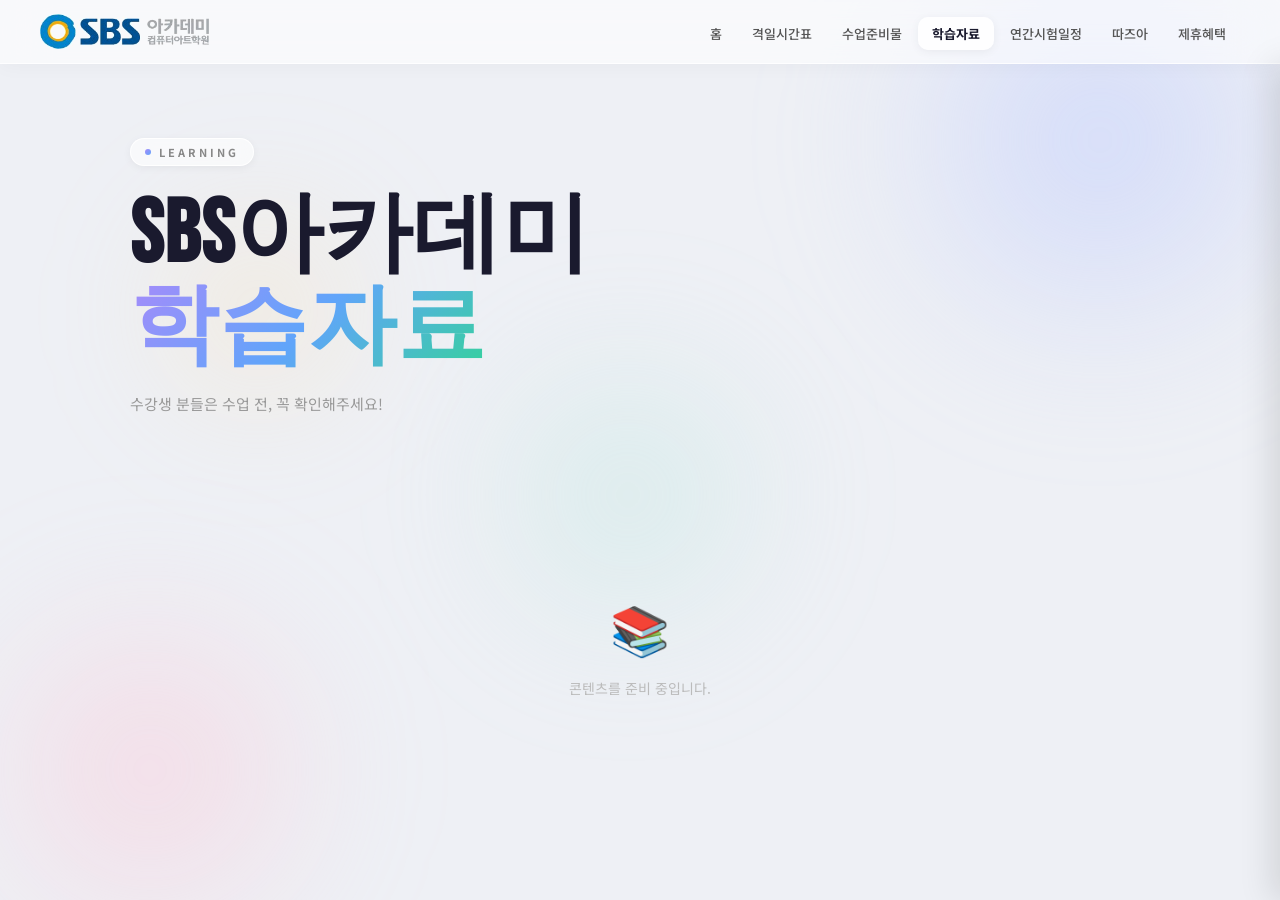
<file: learning/index.html>
<!DOCTYPE html>
<html lang="ko">
<head>
  <meta charset="UTF-8" />
  <meta name="viewport" content="width=device-width, initial-scale=1.0" />
  <title>SBS아카데미 안산 — 학습자료</title>
  <meta property="og:url" content="https://sbs-ansan-notice.co.kr/learning/" />
  <meta property="og:title" content="SBS아카데미 안산 — 학습자료" />
  <link rel="icon" type="image/svg+xml" href="/assets/favicon.svg" />
  <meta property="og:type" content="website" />
  <meta property="og:image" content="https://sbs-ansan-notice.co.kr/assets/og-image.png?v=2" />
  <meta property="og:site_name" content="SBS아카데미 안산" />
  <meta property="og:description" content="수강생 분들은 수업 전, 꼭 확인해주세요!" />
  <meta name="twitter:card" content="summary_large_image" />
  <meta name="twitter:image" content="https://sbs-ansan-notice.co.kr/assets/og-image.png?v=2" />
  <link rel="stylesheet" href="/assets/style.css" />
</head>
<body>
  <div class="bg-orb bg-orb1"></div>
  <div class="bg-orb bg-orb2"></div>
  <div class="bg-orb bg-orb3"></div>
  <div class="bg-orb bg-orb4"></div>
  <div class="wrap">
    <nav id="nav"></nav>
    <div class="page-wrap">
      <div class="hero">
        <div class="hero-tag"><span class="tag-dot"></span>LEARNING</div>
        <h1>SBS아카데미<br/><span class="g">학습자료</span></h1>
        <p>수강생 분들은 수업 전, 꼭 확인해주세요!</p>
      </div>
      <div class="section">
        <div class="empty-state">
          <div class="icon">📚</div>
          <p>콘텐츠를 준비 중입니다.</p>
        </div>
      </div>
    </div>
  </div>
  <script src="/assets/nav.js"></script>
</body>
</html>
</file>
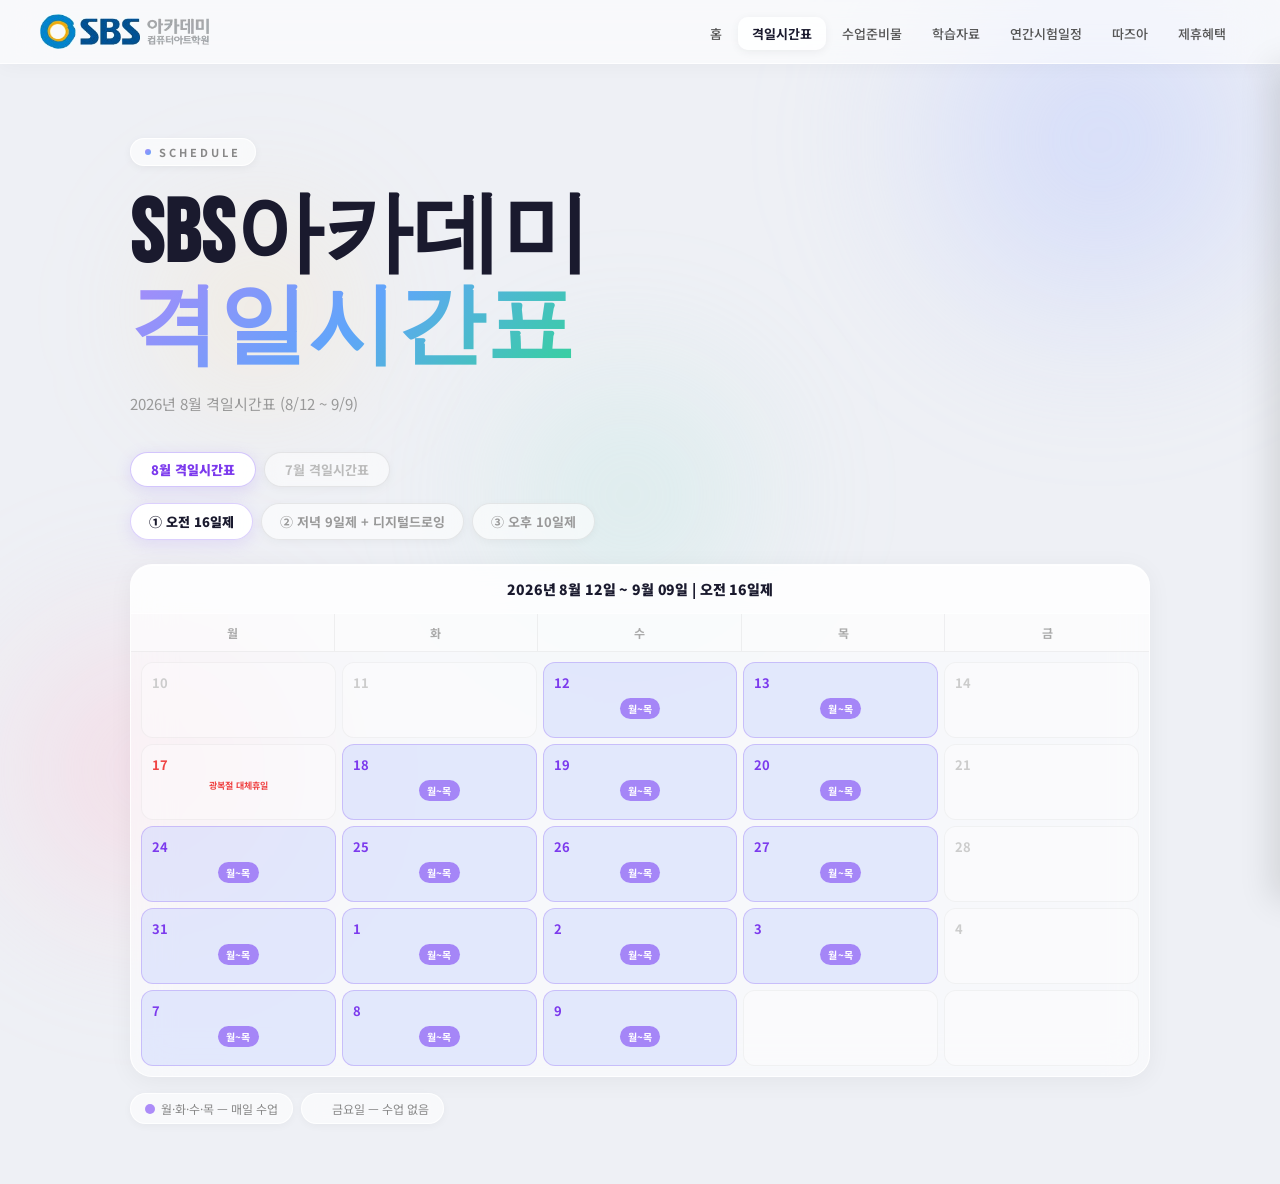
<file: schedule/index.html>
<!DOCTYPE html>
<html lang="ko">
<head>
  <meta charset="UTF-8" />
  <meta name="viewport" content="width=device-width, initial-scale=1.0" />
  <title>SBS아카데미 안산 — 격일시간표</title>
  <!-- v20260811 -->
  <meta property="og:url" content="https://sbs-ansan-notice.co.kr/schedule/" />
  <meta property="og:title" content="SBS아카데미 안산 — 격일시간표" />
  <link rel="icon" type="image/svg+xml" href="/assets/favicon.svg" />
  <meta property="og:type" content="website" />
  <meta property="og:image" content="https://sbs-ansan-notice.co.kr/assets/og-image.png?v=2" />
  <meta property="og:site_name" content="SBS아카데미 안산" />
  <meta property="og:description" content="수강생 분들은 수업 전, 꼭 확인해주세요!" />
  <meta name="twitter:card" content="summary_large_image" />
  <meta name="twitter:image" content="https://sbs-ansan-notice.co.kr/assets/og-image.png?v=2" />
  <link rel="stylesheet" href="/assets/style.css" />
  <style>
    .month-tabs { display: flex; gap: 8px; flex-wrap: wrap; margin-bottom: 16px; }
    .month-tab {
      padding: 7px 20px; border-radius: 20px; cursor: pointer;
      font-family: 'Noto Sans KR', sans-serif; font-size: 13px; font-weight: 700;
      border: 1px solid rgba(0,0,0,0.08);
      background: rgba(255,255,255,0.5); backdrop-filter: blur(10px);
      color: #bbb; transition: all 0.15s;
      box-shadow: 0 2px 8px rgba(0,0,0,0.04);
    }
    .month-tab:hover { color: #1a1a2e; background: rgba(255,255,255,0.75); }
    .month-tab.active {
      background: rgba(255,255,255,0.95); color: #7c3aed; font-weight: 900;
      border-color: rgba(167,139,250,0.5);
      box-shadow: 0 4px 16px rgba(139,92,246,0.18);
    }
    .tabs { display: flex; gap: 8px; flex-wrap: wrap; margin-bottom: 24px; }
    .tab {
      padding: 8px 18px; border-radius: 20px; cursor: pointer;
      font-family: 'Noto Sans KR', sans-serif; font-size: 13px; font-weight: 700;
      border: 1px solid rgba(0,0,0,0.08);
      background: rgba(255,255,255,0.6); backdrop-filter: blur(10px);
      color: #999; transition: all 0.15s; white-space: nowrap;
      box-shadow: 0 2px 8px rgba(0,0,0,0.04);
    }
    .tab:hover { color: #1a1a2e; background: rgba(255,255,255,0.8); }
    .tab.active {
      background: rgba(255,255,255,0.95); color: #1a1a2e; font-weight: 900;
      border-color: rgba(167,139,250,0.4);
      box-shadow: 0 4px 16px rgba(139,92,246,0.15);
    }
    .cal-card {
      background: rgba(255,255,255,0.55);
      backdrop-filter: blur(20px); -webkit-backdrop-filter: blur(20px);
      border: 1px solid rgba(255,255,255,0.85);
      border-radius: 22px; overflow: hidden;
      box-shadow: 0 4px 24px rgba(0,0,0,0.05), inset 0 1px 0 rgba(255,255,255,0.9);
    }
    .cal-top {
      padding: 14px 24px; text-align: center;
      font-weight: 900; font-size: 14px; color: #1a1a2e;
      background: rgba(255,255,255,0.7);
      border-bottom: 1px solid rgba(255,255,255,0.6);
      letter-spacing: -0.01em;
    }
    .cal-weekdays {
      display: grid; grid-template-columns: repeat(5, 1fr);
      background: rgba(255,255,255,0.4);
      border-bottom: 1px solid rgba(0,0,0,0.05);
    }
    .cal-weekday {
      padding: 10px; text-align: center;
      font-size: 12px; font-weight: 700; color: #aaa;
      border-right: 1px solid rgba(0,0,0,0.05);
    }
    .cal-weekday:last-child { border-right: none; }
    .cal-body { padding: 10px; display: flex; flex-direction: column; gap: 6px; }
    .cal-week { display: grid; grid-template-columns: repeat(5, 1fr); gap: 6px; }
    .cal-day {
      border-radius: 12px; padding: 10px 8px; min-height: 76px;
      display: flex; flex-direction: column; align-items: center; gap: 6px;
      border: 1.5px solid transparent;
    }
    .cal-day.empty { background: rgba(255,255,255,0.3); border-color: rgba(0,0,0,0.04); }
    .cal-day.class-blue { background: rgba(186,200,255,0.35); border-color: rgba(139,92,246,0.3); }
    .cal-day.class-orange { background: rgba(255,192,160,0.35); border-color: rgba(251,146,60,0.35); }
    .cal-day.holiday { background: rgba(255,255,255,0.3); border-color: rgba(0,0,0,0.04); }
    .day-num { font-size: 13px; font-weight: 700; color: #ccc; align-self: flex-start; padding-left: 2px; }
    .cal-day.class-blue .day-num { color: #7c3aed; }
    .cal-day.class-orange .day-num { color: #ea580c; }
    .cal-day.holiday .day-num { color: #ef4444; }
    .day-pill {
      font-size: 10px; font-weight: 700;
      padding: 3px 8px; border-radius: 20px;
      color: #fff; letter-spacing: 0.02em; white-space: nowrap;
    }
    .cal-day.class-blue .day-pill { background: rgba(139,92,246,0.7); }
    .cal-day.class-orange .day-pill { background: rgba(251,146,60,0.8); }
    .holiday-label { font-size: 9px; font-weight: 700; color: #ef4444; text-align: center; line-height: 1.3; }
    .pat-desc { margin-top: 16px; display: flex; gap: 8px; flex-wrap: wrap; }
    .pat-badge {
      display: flex; align-items: center; gap: 6px;
      background: rgba(255,255,255,0.6); backdrop-filter: blur(10px);
      border: 1px solid rgba(255,255,255,0.85);
      border-radius: 20px; padding: 6px 14px;
      font-size: 12px; color: #888;
      box-shadow: 0 2px 8px rgba(0,0,0,0.04);
    }
    .pat-badge .dot { width: 10px; height: 10px; border-radius: 50%; flex-shrink: 0; }
    .pat-badge .dot.blue { background: rgba(139,92,246,0.7); }
    .pat-badge .dot.orange { background: rgba(251,146,60,0.8); }
    @media (max-width: 640px) {
      .cal-day { min-height: 58px; padding: 7px 4px; }
      .day-num { font-size: 11px; }
      .day-pill { font-size: 9px; padding: 2px 6px; }
      .holiday-label { font-size: 8px; }
    }
  </style>
</head>
<body>
  <div class="bg-orb bg-orb1"></div>
  <div class="bg-orb bg-orb2"></div>
  <div class="bg-orb bg-orb3"></div>
  <div class="bg-orb bg-orb4"></div>

  <div class="wrap">
    <nav id="nav"></nav>
    <div class="page-wrap">
      <div class="hero">
        <div class="hero-tag"><span class="tag-dot"></span>SCHEDULE</div>
        <h1>SBS아카데미<br/><span class="g">격일시간표</span></h1>
        <p id="heroSub"></p>
      </div>

      <div class="section" style="padding-top:0;">
        <div class="month-tabs">
          <button class="month-tab active" onclick="setMonth('aug',this)">8월 격일시간표</button>
          <button class="month-tab" onclick="setMonth('jul',this)">7월 격일시간표</button>
        </div>

        <div class="tabs" id="tabBar"></div>

        <div class="cal-card">
          <div class="cal-top" id="calTitle"></div>
          <div class="cal-weekdays">
            <div class="cal-weekday">월</div>
            <div class="cal-weekday">화</div>
            <div class="cal-weekday">수</div>
            <div class="cal-weekday">목</div>
            <div class="cal-weekday">금</div>
          </div>
          <div class="cal-body" id="calBody"></div>
        </div>

        <div class="pat-desc" id="patDesc"></div>
      </div>
    </div>
  </div>

  <script src="/assets/nav.js"></script>
  <script>
    function dateKey(d) {
      return `${d.getFullYear()}-${String(d.getMonth()+1).padStart(2,'0')}-${String(d.getDate()).padStart(2,'0')}`;
    }

    const HOLIDAYS = {
      '2026-08-17': '광복절 대체휴일',
    };

    // ────── 8월 ──────
    function augGetWeeks() {
      const weeks = [];
      const start = new Date(2026, 7, 10);
      const end   = new Date(2026, 8, 9);
      let cur = new Date(start), week = [];
      while (cur <= end) {
        const dow = cur.getDay();
        if (dow >= 1 && dow <= 5) {
          week.push(new Date(cur));
          if (dow === 5) { weeks.push([...week]); week = []; }
        }
        cur.setDate(cur.getDate() + 1);
      }
      if (week.length) { while(week.length<5) week.push(null); weeks.push(week); }
      return weeks;
    }

    function augP1() { // 오전 16일제 (월~목)
      const m = new Map();
      ['2026-08-12','2026-08-13',
       '2026-08-18','2026-08-19','2026-08-20',
       '2026-08-24','2026-08-25','2026-08-26','2026-08-27',
       '2026-08-31','2026-09-01','2026-09-02','2026-09-03',
       '2026-09-07','2026-09-08','2026-09-09'].forEach(d=>m.set(d,'blue'));
      return m;
    }
    function augP2() { // 저녁 9일제 + 디지털드로잉
      const m = new Map();
      ['2026-08-12','2026-08-19','2026-08-21',
       '2026-08-24','2026-08-26',
       '2026-08-31','2026-09-02','2026-09-04',
       '2026-09-07'].forEach(d=>m.set(d,'blue'));
      ['2026-08-13','2026-08-14',
       '2026-08-18','2026-08-20',
       '2026-08-25','2026-08-27','2026-08-28',
       '2026-09-01','2026-09-03'].forEach(d=>m.set(d,'orange'));
      return m;
    }
    function augP3() { // 오후 10일제
      const m = new Map();
      ['2026-08-12','2026-08-19','2026-08-21',
       '2026-08-24','2026-08-26',
       '2026-08-31','2026-09-02','2026-09-04',
       '2026-09-07','2026-09-09'].forEach(d=>m.set(d,'blue'));
      ['2026-08-13','2026-08-14',
       '2026-08-18','2026-08-20',
       '2026-08-25','2026-08-27','2026-08-28',
       '2026-09-01','2026-09-03','2026-09-08'].forEach(d=>m.set(d,'orange'));
      return m;
    }

    const AUG_PATTERNS = [
      { title:'2026년 8월 12일 ~ 9월 09일 | 오전 16일제', map:augP1,
        lm:{blue:'월~목', orange:''},
        desc:[{color:'blue',text:'월·화·수·목 — 매일 수업'},{color:null,text:'금요일 — 수업 없음'}] },
      { title:'2026년 8월 12일 ~ 9월 07일 | 저녁 9일제 + 디지털드로잉', map:augP2,
        lm:{blue:'월수금', orange:'화목금'},
        desc:[{color:'blue',text:'월수금 — 수업일'},{color:'orange',text:'화목금 — 수업일'}] },
      { title:'2026년 8월 12일 ~ 9월 09일 | 오후 10일제', map:augP3,
        lm:{blue:'월수금', orange:'화목금'},
        desc:[{color:'blue',text:'월수금 — 수업일'},{color:'orange',text:'화목금 — 수업일'}] },
    ];
    const AUG_TABS = ['① 오전 16일제','② 저녁 9일제 + 디지털드로잉','③ 오후 10일제'];

    // ────── 7월 ──────
    function julGetWeeks() {
      const weeks = [];
      const start = new Date(2026, 6, 14);
      const end   = new Date(2026, 7, 20);
      let cur = new Date(start), week = [];
      week.push(null); // 7/14(화) 앞에 월 null 패딩
      while (cur <= end) {
        const dow = cur.getDay();
        if (dow >= 1 && dow <= 5) {
          week.push(new Date(cur));
          if (dow === 5) { weeks.push([...week]); week = []; }
        }
        cur.setDate(cur.getDate() + 1);
      }
      if (week.length) { while(week.length<5) week.push(null); weeks.push(week); }
      return weeks;
    }

    function julP1() { // 저녁 9일제
      const m = new Map();
      ['2026-07-15','2026-07-20','2026-07-22',
       '2026-07-27','2026-07-29','2026-07-31',
       '2026-08-03','2026-08-05','2026-08-07'].forEach(d=>m.set(d,'blue'));
      ['2026-07-14','2026-07-16',
       '2026-07-21','2026-07-23','2026-07-24',
       '2026-07-28','2026-07-30',
       '2026-08-04','2026-08-06'].forEach(d=>m.set(d,'orange'));
      return m;
    }
    function julP2() { // 오후 10일제
      const m = new Map();
      ['2026-07-15','2026-07-17',
       '2026-07-20','2026-07-22',
       '2026-07-27','2026-07-29','2026-07-31',
       '2026-08-03','2026-08-05'].forEach(d=>m.set(d,'blue'));
      ['2026-07-14','2026-07-16',
       '2026-07-21','2026-07-23','2026-07-24',
       '2026-07-28','2026-07-30',
       '2026-08-04','2026-08-06','2026-08-07'].forEach(d=>m.set(d,'orange'));
      return m;
    }
    function julP3() { // 오전 16일제 월~목
      const m = new Map();
      ['2026-07-14','2026-07-15','2026-07-16',
       '2026-07-20','2026-07-21','2026-07-22','2026-07-23',
       '2026-07-27','2026-07-28','2026-07-29','2026-07-30',
       '2026-08-03','2026-08-04','2026-08-05','2026-08-06',
       '2026-08-10'].forEach(d=>m.set(d,'blue'));
      return m;
    }
    function julP4() { // 웹4 월수금
      const m = new Map();
      ['2026-07-20','2026-07-22',
       '2026-07-27','2026-07-29','2026-07-31',
       '2026-08-03','2026-08-05','2026-08-07',
       '2026-08-10'].forEach(d=>m.set(d,'blue'));
      return m;
    }
    function julP5() { // AI에이전트2 화/목
      const m = new Map();
      ['2026-07-28','2026-07-30',
       '2026-08-04','2026-08-06',
       '2026-08-11','2026-08-13',
       '2026-08-18','2026-08-20'].forEach(d=>m.set(d,'orange'));
      return m;
    }

    const JUL_PATTERNS = [
      { title:'2026년 7월 14일 ~ 8월 10일 | 저녁 9일제 + 디지털드로잉', map:julP1,
        lm:{blue:'월수금', orange:'화목'},
        desc:[{color:'blue',text:'월수금 — 수업일'},{color:'orange',text:'화목 — 수업일'}] },
      { title:'2026년 7월 14일 ~ 8월 10일 | 오후 10일제', map:julP2,
        lm:{blue:'월수금', orange:'화목금'},
        desc:[{color:'blue',text:'월수금 — 수업일'},{color:'orange',text:'화목금 — 수업일'}] },
      { title:'2026년 7월 14일 ~ 8월 10일 | 오전 16일제', map:julP3,
        lm:{blue:'월~목', orange:''},
        desc:[{color:'blue',text:'월·화·수·목 — 매일 수업'},{color:null,text:'금요일 — 수업 없음'}] },
      { title:'2026년 7월 20일 ~ 8월 10일 | 웹4', map:julP4,
        lm:{blue:'월수금', orange:''},
        desc:[{color:'blue',text:'월수금 — 수업일'}] },
      { title:'2026년 7월 28일 ~ 8월 20일 | AI에이전트2', map:julP5,
        lm:{blue:'', orange:'화/목'},
        desc:[{color:'orange',text:'화·목 — 수업일'}] },
    ];
    const JUL_TABS = ['① 저녁 9일제 + 디지털드로잉','② 오후 10일제','③ 오전 16일제','④ 웹4','⑤ AI에이전트2'];

    const labels = {
      aug:'2026년 8월 격일시간표 (8/12 ~ 9/9)',
      jul:'2026년 7월 격일시간표 (7/14 ~ 8/20)',
    };
    const TABS_MAP     = { aug: AUG_TABS,     jul: JUL_TABS };
    const PATTERNS_MAP = { aug: AUG_PATTERNS, jul: JUL_PATTERNS };
    const GETWEEKS_MAP = { aug: augGetWeeks,  jul: julGetWeeks };

    // ────── 상태 ──────
    let currentMonth = 'aug', currentTab = 0;

    function setMonth(m, btn) {
      currentMonth = m; currentTab = 0;
      document.querySelectorAll('.month-tab').forEach(b=>b.classList.remove('active'));
      btn.classList.add('active');
      renderTabs(); renderCalendar(); updateHero();
    }
    function setTab(idx, btn) {
      currentTab = idx;
      document.querySelectorAll('.tab').forEach(b=>b.classList.remove('active'));
      btn.classList.add('active');
      renderCalendar();
    }
    function renderTabs() {
      const tabs = TABS_MAP[currentMonth];
      document.getElementById('tabBar').innerHTML = tabs.map((t,i)=>
        `<button class="tab${i===0?' active':''}" onclick="setTab(${i},this)">${t}</button>`
      ).join('');
    }
    function updateHero() {
      document.getElementById('heroSub').textContent = labels[currentMonth];
    }
    function renderCalendar() {
      const pats = PATTERNS_MAP[currentMonth];
      const pat  = pats[currentTab];
      const classMap = pat.map();
      const weeks = GETWEEKS_MAP[currentMonth]();
      document.getElementById('calTitle').textContent = pat.title;
      document.getElementById('calBody').innerHTML = weeks.map(week=>`
        <div class="cal-week">
          ${week.map(d=>{
            if (!d) return `<div class="cal-day empty"></div>`;
            const isHoliday = (currentMonth==='jul' && currentTab===0 && dateKey(d)==='2026-07-17');
            if (isHoliday) return `<div class="cal-day empty"><span class="day-num" style="color:#e53935">${d.getDate()}</span><span style="font-size:9px;color:#e53935;margin-top:2px;">제헌절</span></div>`;
            const key = dateKey(d), holiday = HOLIDAYS[key], cls = classMap.get(key);
            if (holiday) return `<div class="cal-day holiday"><span class="day-num">${d.getDate()}</span><span class="holiday-label">${holiday}</span></div>`;
            const dayClass = cls ? `class-${cls}` : 'empty';
            const label = cls==='blue' ? pat.lm.blue : cls==='orange' ? pat.lm.orange : '';
            return `<div class="cal-day ${dayClass}">
              <span class="day-num">${d.getDate()}</span>
              ${cls&&label?`<span class="day-pill">${label}</span>`:''}
            </div>`;
          }).join('')}
        </div>
      `).join('');
      document.getElementById('patDesc').innerHTML = pat.desc.map(d=>`
        <div class="pat-badge">
          ${d.color?`<div class="dot ${d.color}"></div>`:'<div style="width:10px"></div>'}
          <span>${d.text}</span>
        </div>
      `).join('');
    }
    renderTabs(); renderCalendar(); updateHero();
  </script>
</body>
</html>
</file>
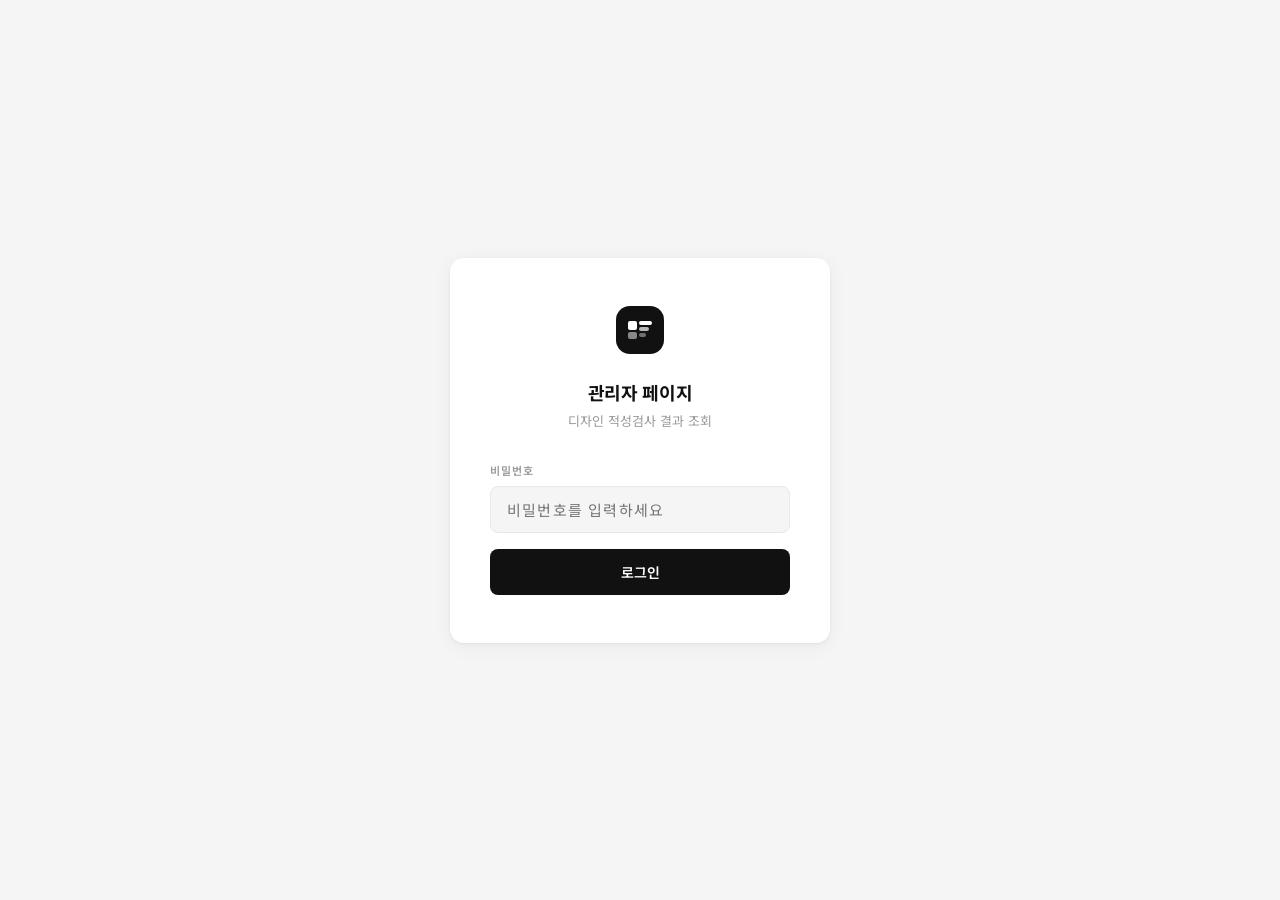
<file: designtest/mentor/index.html>
<!DOCTYPE html>
<html lang="ko">
<head>
<meta charset="UTF-8">
<meta name="viewport" content="width=device-width, initial-scale=1.0">
<title>관리자 페이지 — 디자인 적성검사</title>

<!-- PWA -->
<link rel="manifest" href="/designtest/mentor/manifest.json">
<meta name="theme-color" content="#ffffff">
<meta name="mobile-web-app-capable" content="yes">
<meta name="apple-mobile-web-app-capable" content="yes">
<meta name="apple-mobile-web-app-status-bar-style" content="default">
<meta name="apple-mobile-web-app-title" content="관리자">
<link rel="apple-touch-icon" href="/designtest/mentor/icon-180.png">
<link rel="apple-touch-icon" sizes="57x57"   href="/designtest/mentor/icon-57.png">
<link rel="apple-touch-icon" sizes="60x60"   href="/designtest/mentor/icon-60.png">
<link rel="apple-touch-icon" sizes="72x72"   href="/designtest/mentor/icon-72.png">
<link rel="apple-touch-icon" sizes="76x76"   href="/designtest/mentor/icon-76.png">
<link rel="apple-touch-icon" sizes="114x114" href="/designtest/mentor/icon-114.png">
<link rel="apple-touch-icon" sizes="120x120" href="/designtest/mentor/icon-120.png">
<link rel="apple-touch-icon" sizes="144x144" href="/designtest/mentor/icon-144.png">
<link rel="apple-touch-icon" sizes="152x152" href="/designtest/mentor/icon-152.png">
<link rel="apple-touch-icon" sizes="167x167" href="/designtest/mentor/icon-167.png">
<link rel="apple-touch-icon" sizes="180x180" href="/designtest/mentor/icon-180.png">

<link rel="preconnect" href="https://fonts.googleapis.com">
<link href="https://fonts.googleapis.com/css2?family=Noto+Sans+KR:wght@300;400;500;600;700&display=swap" rel="stylesheet">
<style>
  *, *::before, *::after { box-sizing: border-box; margin: 0; padding: 0; }
  :root {
    --bg: #f5f5f5; --card: #ffffff; --border: #e8e8e8; --border-dark: #d0d0d0;
    --text-primary: #111; --text-secondary: #555; --text-muted: #999;
    --accent: #111; --accent-bg: #f0f0f0;
    --radius: 14px; --radius-sm: 8px; --radius-xs: 6px;
    --shadow: 0 1px 3px rgba(0,0,0,0.06), 0 4px 20px rgba(0,0,0,0.05);
    --shadow-card: 0 2px 8px rgba(0,0,0,0.06), 0 0 0 1px rgba(0,0,0,0.04);
  }
  html { font-size: 16px; scroll-behavior: smooth; }
  body { font-family: 'Noto Sans KR', sans-serif; background: var(--bg); color: var(--text-primary); min-height: 100vh; -webkit-font-smoothing: antialiased; }

  /* ── Login Screen ── */
  #login-screen {
    display: flex; align-items: center; justify-content: center;
    min-height: 100vh; padding: 20px;
  }
  .login-box {
    background: var(--card); border-radius: var(--radius); box-shadow: var(--shadow);
    padding: 48px 40px; width: 100%; max-width: 380px; text-align: center;
  }
  .login-logo {
    width: 48px; height: 48px; margin: 0 auto 20px;
  }
  .login-title { font-size: 18px; font-weight: 700; letter-spacing: -0.02em; margin-bottom: 6px; }
  .login-sub { font-size: 13px; color: var(--text-muted); margin-bottom: 32px; }
  .login-label {
    display: block; font-size: 11px; font-weight: 600; letter-spacing: 0.08em;
    text-transform: uppercase; color: var(--text-muted); margin-bottom: 8px; text-align: left;
  }
  .login-input {
    width: 100%; padding: 12px 16px; font-size: 15px; font-family: 'Noto Sans KR', sans-serif;
    color: var(--text-primary); background: var(--bg); border: 1px solid var(--border);
    border-radius: var(--radius-sm); outline: none; transition: border-color 0.2s; margin-bottom: 16px;
    letter-spacing: 0.08em;
  }
  .login-input:focus { border-color: var(--accent); }
  .login-btn {
    width: 100%; padding: 13px; font-size: 14px; font-weight: 600;
    font-family: 'Noto Sans KR', sans-serif; color: #fff; background: var(--accent);
    border: none; border-radius: var(--radius-sm); cursor: pointer; transition: opacity 0.2s;
  }
  .login-btn:hover { opacity: 0.85; }
  .login-error { font-size: 12px; color: #cc4444; margin-top: 12px; display: none; }

  /* ── Main App ── */
  #app { display: none; }

  /* Header */
  .app-header {
    background: var(--card); border-bottom: 1px solid var(--border);
    padding: 0 24px; position: sticky; top: 0; z-index: 100;
  }
  .app-header-inner {
    max-width: 1200px; margin: 0 auto; height: 56px;
    display: flex; align-items: center; justify-content: space-between; gap: 16px;
  }
  .app-header-left { display: flex; align-items: center; gap: 12px; }
  .header-logo { width: 28px; height: 28px; }
  .header-title { font-size: 14px; font-weight: 700; }
  .header-badge {
    font-size: 10px; font-weight: 600; letter-spacing: 0.08em; text-transform: uppercase;
    color: var(--text-muted); background: var(--bg); border: 1px solid var(--border);
    padding: 3px 10px; border-radius: 100px;
  }
  .header-right { display: flex; align-items: center; gap: 10px; }
  .btn-sm {
    display: inline-flex; align-items: center; gap: 6px;
    padding: 7px 14px; font-size: 12px; font-weight: 600; font-family: 'Noto Sans KR', sans-serif;
    border-radius: var(--radius-xs); cursor: pointer; transition: all 0.15s; white-space: nowrap;
  }
  .btn-sm-outline {
    color: var(--text-secondary); background: var(--card); border: 1px solid var(--border);
  }
  .btn-sm-outline:hover { border-color: var(--accent); color: var(--accent); }
  .btn-sm-solid { color: #fff; background: var(--accent); border: 1px solid var(--accent); }
  .btn-sm-solid:hover { opacity: 0.85; }
  .btn-sm-danger { color: #cc4444; background: var(--card); border: 1px solid #eecaca; }
  .btn-sm-danger:hover { background: #fff5f5; border-color: #cc4444; }

  /* Stats Bar */
  .stats-bar { background: var(--card); border-bottom: 1px solid var(--border); padding: 0 24px; }
  .stats-bar-inner {
    max-width: 1200px; margin: 0 auto; padding: 14px 0;
    display: flex; gap: 24px; align-items: center; flex-wrap: wrap;
  }
  .stat-item { display: flex; flex-direction: column; gap: 2px; }
  .stat-num { font-size: 20px; font-weight: 700; letter-spacing: -0.03em; }
  .stat-label { font-size: 11px; color: var(--text-muted); font-weight: 400; }
  .stat-divider { width: 1px; height: 32px; background: var(--border); }

  /* Filter / Search bar */
  .toolbar { padding: 16px 24px; max-width: 1200px; margin: 0 auto; display: flex; gap: 10px; flex-wrap: wrap; align-items: center; }
  .search-input {
    flex: 1; min-width: 200px; padding: 9px 14px; font-size: 13px;
    font-family: 'Noto Sans KR', sans-serif; color: var(--text-primary);
    background: var(--card); border: 1px solid var(--border); border-radius: var(--radius-xs);
    outline: none; transition: border-color 0.2s;
  }
  .search-input:focus { border-color: var(--accent); }
  .filter-select {
    padding: 9px 12px; font-size: 13px; font-family: 'Noto Sans KR', sans-serif;
    color: var(--text-primary); background: var(--card); border: 1px solid var(--border);
    border-radius: var(--radius-xs); outline: none; cursor: pointer; appearance: none;
  }

  /* Cards Grid */
  .cards-wrap { padding: 0 24px 40px; max-width: 1200px; margin: 0 auto; }
  .cards-grid { display: grid; grid-template-columns: repeat(auto-fill, minmax(340px, 1fr)); gap: 14px; }
  .empty-state {
    grid-column: 1/-1; text-align: center; padding: 80px 20px;
    color: var(--text-muted); font-size: 14px; line-height: 1.8;
  }
  .empty-icon { font-size: 36px; margin-bottom: 12px; }

  /* Result Card */
  .result-card {
    background: var(--card); border-radius: var(--radius); box-shadow: var(--shadow-card);
    overflow: hidden; transition: box-shadow 0.2s, transform 0.15s;
  }
  .result-card:hover { box-shadow: 0 4px 16px rgba(0,0,0,0.10); transform: translateY(-2px); }

  .card-header {
    padding: 18px 20px 14px; border-bottom: 1px solid var(--border);
    display: flex; align-items: flex-start; justify-content: space-between; gap: 12px;
  }
  .card-header-left { flex: 1; min-width: 0; }
  .card-name { font-size: 16px; font-weight: 700; margin-bottom: 4px; white-space: nowrap; overflow: hidden; text-overflow: ellipsis; }
  .card-meta { font-size: 12px; color: var(--text-muted); display: flex; flex-wrap: wrap; gap: 6px; }
  .card-meta-item { display: flex; align-items: center; gap: 3px; }
  .card-idx {
    flex-shrink: 0; width: 28px; height: 28px; display: flex; align-items: center; justify-content: center;
    font-size: 11px; font-weight: 700; color: var(--text-muted); background: var(--bg);
    border: 1px solid var(--border); border-radius: 50%;
  }

  /* Scores Section */
  .card-scores { padding: 14px 20px; }
  .scores-group-title {
    font-size: 10px; font-weight: 700; letter-spacing: 0.1em; text-transform: uppercase;
    color: var(--text-muted); margin-bottom: 10px;
  }
  .scores-row { display: flex; gap: 6px; flex-wrap: wrap; margin-bottom: 14px; }
  .score-chip {
    display: flex; flex-direction: column; align-items: center;
    background: var(--bg); border: 1px solid var(--border); border-radius: var(--radius-xs);
    padding: 7px 10px; min-width: 58px; flex: 1;
  }
  .score-chip-label { font-size: 9px; color: var(--text-muted); margin-bottom: 4px; text-align: center; line-height: 1.3; }
  .score-chip-val { font-size: 14px; font-weight: 700; letter-spacing: -0.02em; }
  .score-chip-pct { font-size: 10px; color: var(--text-muted); margin-top: 1px; }

  /* Color levels */
  .level-high { color: #1a7a4a; }
  .level-mid  { color: #b07a00; }
  .level-low  { color: var(--text-muted); }

  /* Answers raw */
  .card-answers { padding: 0 20px 14px; }
  .answers-toggle {
    display: flex; align-items: center; gap: 6px; cursor: pointer;
    font-size: 12px; color: var(--text-muted); user-select: none; margin-bottom: 0;
    background: none; border: none; font-family: 'Noto Sans KR', sans-serif; padding: 0;
    transition: color 0.15s;
  }
  .answers-toggle:hover { color: var(--text-primary); }
  .answers-panel { display: none; margin-top: 10px; }
  .answers-panel.open { display: block; }
  .answers-grid {
    display: grid; grid-template-columns: repeat(11, 1fr); gap: 3px;
  }
  .ans-cell {
    aspect-ratio: 1; display: flex; align-items: center; justify-content: center;
    font-size: 10px; font-weight: 600; border-radius: 3px; background: var(--bg);
    color: var(--text-muted); border: 1px solid var(--border);
  }
  .ans-cell.v6 { background: #111; color: #fff; border-color: #111; }
  .ans-cell.v5 { background: #444; color: #fff; border-color: #444; }
  .ans-cell.v4 { background: #888; color: #fff; border-color: #888; }
  .ans-cell.v3 { background: #ccc; color: #111; border-color: #ccc; }
  .ans-cell.v2 { background: #eee; color: #777; border-color: #ddd; }
  .ans-cell.v1 { background: #f8f8f8; color: #bbb; border-color: #eee; }
  .ans-label-row { display: grid; grid-template-columns: repeat(11, 1fr); gap: 3px; margin-bottom: 4px; }
  .ans-label { font-size: 8px; color: var(--text-muted); text-align: center; }

  /* Card Footer */
  .card-footer {
    padding: 12px 20px; border-top: 1px solid var(--border);
    display: flex; align-items: center; justify-content: space-between; gap: 8px;
  }
  .card-date { font-size: 11px; color: var(--text-muted); }
  .copy-row { display: flex; gap: 6px; }

  /* Copy toast */
  .toast {
    position: fixed; bottom: 24px; left: 50%; transform: translateX(-50%) translateY(20px);
    background: #111; color: #fff; font-size: 13px; font-weight: 500;
    padding: 10px 20px; border-radius: 100px; opacity: 0; transition: all 0.3s;
    pointer-events: none; white-space: nowrap; z-index: 9999;
  }
  .toast.show { opacity: 1; transform: translateX(-50%) translateY(0); }

  /* Excel Copy Modal */
  .modal-backdrop {
    display: none; position: fixed; inset: 0; background: rgba(0,0,0,0.4);
    z-index: 1000; align-items: center; justify-content: center; padding: 20px;
  }
  .modal-backdrop.open { display: flex; animation: fadeIn 0.2s ease; }
  @keyframes fadeIn { from { opacity: 0; } to { opacity: 1; } }
  .modal {
    background: var(--card); border-radius: var(--radius); box-shadow: 0 20px 60px rgba(0,0,0,0.2);
    width: 100%; max-width: 680px; max-height: 80vh; display: flex; flex-direction: column;
  }
  .modal-header {
    padding: 20px 24px 16px; border-bottom: 1px solid var(--border);
    display: flex; align-items: center; justify-content: space-between;
  }
  .modal-title { font-size: 15px; font-weight: 700; }
  .modal-close { background: none; border: none; cursor: pointer; color: var(--text-muted); padding: 4px; border-radius: 4px; }
  .modal-close:hover { color: var(--text-primary); background: var(--bg); }
  .modal-body { padding: 20px 24px; overflow-y: auto; }
  .modal-desc { font-size: 13px; color: var(--text-secondary); margin-bottom: 16px; line-height: 1.6; }
  .excel-select {
    width: 100%; margin-bottom: 12px; padding: 9px 12px; font-size: 13px;
    font-family: 'Noto Sans KR', sans-serif; border: 1px solid var(--border);
    border-radius: var(--radius-xs); outline: none; background: var(--bg);
  }
  .excel-textarea {
    width: 100%; height: 180px; padding: 12px; font-size: 12px; font-family: 'Courier New', monospace;
    border: 1px solid var(--border); border-radius: var(--radius-xs); outline: none;
    background: var(--bg); resize: vertical; color: var(--text-primary); line-height: 1.5;
  }
  .modal-footer { padding: 16px 24px; border-top: 1px solid var(--border); display: flex; gap: 8px; justify-content: flex-end; }

  /* Responsive */
  @media (max-width: 640px) {
    .cards-grid { grid-template-columns: 1fr; }
    .login-box { padding: 32px 24px; }
    .app-header-inner { padding: 0; }
    .stats-bar-inner { gap: 16px; }
    .toolbar { padding: 12px 16px; }
    .cards-wrap { padding: 0 16px 40px; }
  }
</style>
</head>
<body>

<!-- ══════════ LOGIN ══════════ -->
<div id="login-screen">
  <div class="login-box">
    <svg class="login-logo" viewBox="0 0 48 48" fill="none">
      <rect width="48" height="48" rx="14" fill="#111"/>
      <rect x="12" y="15" width="9" height="9" rx="2" fill="white"/>
      <rect x="12" y="26" width="9" height="7" rx="2" fill="white" opacity="0.5"/>
      <rect x="23" y="15" width="13" height="4" rx="2" fill="white"/>
      <rect x="23" y="21" width="10" height="4" rx="2" fill="white" opacity="0.7"/>
      <rect x="23" y="27" width="7" height="4" rx="2" fill="white" opacity="0.4"/>
    </svg>
    <div class="login-title">관리자 페이지</div>
    <div class="login-sub">디자인 적성검사 결과 조회</div>
    <label class="login-label" for="pw-input">비밀번호</label>
    <input type="password" id="pw-input" class="login-input" placeholder="비밀번호를 입력하세요"
      onkeydown="if(event.key==='Enter') doLogin()">
    <button class="login-btn" onclick="doLogin()">로그인</button>
    <p class="login-error" id="login-error">비밀번호가 올바르지 않습니다.</p>
  </div>
</div>

<!-- ══════════ MAIN APP ══════════ -->
<div id="app">

  <!-- Header -->
  <header class="app-header">
    <div class="app-header-inner">
      <div class="app-header-left">
        <svg class="header-logo" viewBox="0 0 48 48" fill="none">
          <rect width="48" height="48" rx="14" fill="#111"/>
          <rect x="12" y="15" width="9" height="9" rx="2" fill="white"/>
          <rect x="12" y="26" width="9" height="7" rx="2" fill="white" opacity="0.5"/>
          <rect x="23" y="15" width="13" height="4" rx="2" fill="white"/>
          <rect x="23" y="21" width="10" height="4" rx="2" fill="white" opacity="0.7"/>
          <rect x="23" y="27" width="7" height="4" rx="2" fill="white" opacity="0.4"/>
        </svg>
        <span class="header-title">디자인 적성검사</span>
        <span class="header-badge">관리자</span>
      </div>
      <div class="header-right">
        <button class="btn-sm btn-sm-solid" onclick="openExcelModal()">
          <svg width="13" height="13" fill="none" viewBox="0 0 24 24" stroke="currentColor" stroke-width="2.5"><path stroke-linecap="round" stroke-linejoin="round" d="M9 12h6m-6 4h6m2 5H7a2 2 0 01-2-2V5a2 2 0 012-2h5.586a1 1 0 01.707.293l5.414 5.414a1 1 0 01.293.707V19a2 2 0 01-2 2z"/></svg>
          엑셀 내보내기
        </button>
        <button class="btn-sm btn-sm-danger" onclick="clearAll()">
          <svg width="13" height="13" fill="none" viewBox="0 0 24 24" stroke="currentColor" stroke-width="2.5"><path stroke-linecap="round" stroke-linejoin="round" d="M19 7l-.867 12.142A2 2 0 0116.138 21H7.862a2 2 0 01-1.995-1.858L5 7m5 4v6m4-6v6m1-10V4a1 1 0 00-1-1h-4a1 1 0 00-1 1v3M4 7h16"/></svg>
          전체 삭제
        </button>
        <button class="btn-sm btn-sm-outline" onclick="doLogout()">로그아웃</button>
      </div>
    </div>
  </header>

  <!-- Stats Bar -->
  <div class="stats-bar">
    <div class="stats-bar-inner">
      <div class="stat-item">
        <span class="stat-num" id="stat-total">0</span>
        <span class="stat-label">전체 응시자</span>
      </div>
      <div class="stat-divider"></div>
      <div class="stat-item">
        <span class="stat-num" id="stat-today">0</span>
        <span class="stat-label">오늘 응시</span>
      </div>
      <div class="stat-divider"></div>
      <div class="stat-item">
        <span class="stat-num" id="stat-week">0</span>
        <span class="stat-label">이번 주</span>
      </div>
      <div class="stat-divider"></div>
      <div class="stat-item">
        <span class="stat-num" id="stat-latest">—</span>
        <span class="stat-label">최근 응시일</span>
      </div>
    </div>
  </div>

  <!-- Toolbar -->
  <div class="toolbar">
    <input type="text" class="search-input" id="search-input" placeholder="이름 또는 핸드폰번호로 검색..." oninput="renderCards()">
    <select class="filter-select" id="sort-select" onchange="renderCards()">
      <option value="newest">최신순</option>
      <option value="oldest">오래된순</option>
      <option value="name">이름순</option>
    </select>
  </div>

  <!-- Cards -->
  <div class="cards-wrap">
    <div class="cards-grid" id="cards-grid"></div>
  </div>

</div>

<!-- ══════════ EXCEL MODAL ══════════ -->
<div class="modal-backdrop" id="excel-modal">
  <div class="modal">
    <div class="modal-header">
      <span class="modal-title">엑셀 복사</span>
      <button class="modal-close" onclick="closeExcelModal()">
        <svg width="18" height="18" fill="none" viewBox="0 0 24 24" stroke="currentColor" stroke-width="2.5"><path stroke-linecap="round" stroke-linejoin="round" d="M6 18L18 6M6 6l12 12"/></svg>
      </button>
    </div>
    <div class="modal-body">
      <p class="modal-desc">
        아래 데이터를 복사한 뒤 엑셀에서 <strong>Ctrl+V</strong> 로 붙여넣으세요.<br>
        탭(Tab) 구분자로 셀이 자동 분리됩니다.
      </p>
      <select class="excel-select" id="excel-col-select" onchange="updateExcelPreview()">
        <option value="summary">요약 (이름, 연락처, 성별, 생년월일, 학교, 전공, 날짜 + 항목별 평균)</option>
        <option value="raw">원점수 (이름 + 55개 문항 점수)</option>
        <option value="pct">백분율 (이름 + 13개 항목 %)</option>
      </select>
      <textarea class="excel-textarea" id="excel-textarea" readonly onclick="this.select()"></textarea>
    </div>
    <div class="modal-footer">
      <button class="btn-sm btn-sm-outline" onclick="closeExcelModal()">닫기</button>
      <button class="btn-sm btn-sm-solid" onclick="copyExcel()">
        <svg width="13" height="13" fill="none" viewBox="0 0 24 24" stroke="currentColor" stroke-width="2.5"><path stroke-linecap="round" stroke-linejoin="round" d="M15.666 3.888A2.25 2.25 0 0013.5 2.25h-3c-1.03 0-1.9.693-2.166 1.638m7.332 0c.055.194.084.4.084.612v0a.75.75 0 01-.75.75H9a.75.75 0 01-.75-.75v0c0-.212.03-.418.084-.612m7.332 0c.646.049 1.288.11 1.927.184 1.1.128 1.907 1.077 1.907 2.185V19.5a2.25 2.25 0 01-2.25 2.25H6.75A2.25 2.25 0 014.5 19.5V6.257c0-1.108.806-2.057 1.907-2.185a48.208 48.208 0 011.927-.184"/></svg>
        전체 복사
      </button>
    </div>
  </div>
</div>

<!-- Toast -->
<div class="toast" id="toast"></div>

<script>
// ── 비밀번호 설정 (여기서 변경) ──────────────────────────
const ADMIN_PASSWORD = 'sbs2026';

// ── Supabase 설정 ─────────────────────────────────────────
const SUPABASE_URL     = 'https://fssvwketkcvwxbwkckxb.supabase.co';
const SUPABASE_SECRET  = 'sb_publishable_yYO7El06R9SFJgW9OPBzuQ_U2vk7No1';

// ── 항목 정의 ─────────────────────────────────────────────
const BASIC_SECTIONS = ['조형력','상상력','손재주','창의력','컴퓨터 활용','기획력','감수성'];
const MAJOR_SECTIONS = ['웹디자인','편집디자인','실내건축디자인','산업디자인','애니메이션','영상디자인'];
const ALL_SECTIONS   = [...BASIC_SECTIONS, ...MAJOR_SECTIONS];

// ── 캐시 ──────────────────────────────────────────────────
let _cachedData = null;

// ── Supabase fetch ────────────────────────────────────────
async function fetchResults() {
  const res = await fetch(
    `${SUPABASE_URL}/rest/v1/design_test_results?select=*&order=submitted_at.asc`,
    {
      headers: {
        'apikey': SUPABASE_SECRET,
        'Authorization': `Bearer ${SUPABASE_SECRET}`,
      }
    }
  );
  if (!res.ok) throw new Error('fetch failed');
  const data = await res.json();
  // normalize field names
  _cachedData = data.map(r => ({
    ...r,
    submittedAt: r.submitted_at,
  }));
  return _cachedData;
}

function getCache() { return _cachedData || []; }

// ── 로그인 ────────────────────────────────────────────────
function doLogin() {
  const pw = document.getElementById('pw-input').value;
  if (pw === ADMIN_PASSWORD) {
    document.getElementById('login-screen').style.display = 'none';
    document.getElementById('app').style.display = 'block';
    sessionStorage.setItem('mentor_auth', '1');
    init();
  } else {
    document.getElementById('login-error').style.display = 'block';
    document.getElementById('pw-input').value = '';
    document.getElementById('pw-input').focus();
  }
}
function doLogout() {
  sessionStorage.removeItem('mentor_auth');
  location.reload();
}

// ── Init ──────────────────────────────────────────────────
async function init() {
  if (sessionStorage.getItem('mentor_auth') === '1') {
    document.getElementById('login-screen').style.display = 'none';
    document.getElementById('app').style.display = 'block';
  }
  // 로딩 표시
  document.getElementById('cards-grid').innerHTML =
    '<div class="empty-state"><div class="empty-icon">⏳</div>데이터를 불러오는 중...</div>';
  try {
    await fetchResults();
    updateStats();
    renderCards();
  } catch(e) {
    document.getElementById('cards-grid').innerHTML =
      '<div class="empty-state"><div class="empty-icon">⚠️</div>데이터를 불러오지 못했습니다.<br>새로고침 해주세요.</div>';
  }
}

// ── Stats ─────────────────────────────────────────────────
function updateStats() {
  const data = getCache();
  const today = new Date().toDateString();
  const weekAgo = Date.now() - 7 * 24 * 60 * 60 * 1000;

  document.getElementById('stat-total').textContent = data.length;
  document.getElementById('stat-today').textContent = data.filter(r => new Date(r.submittedAt).toDateString() === today).length;
  document.getElementById('stat-week').textContent  = data.filter(r => new Date(r.submittedAt) >= weekAgo).length;
  if (data.length) {
    const latest = data.reduce((a, b) => new Date(a.submittedAt) > new Date(b.submittedAt) ? a : b);
    document.getElementById('stat-latest').textContent = new Date(latest.submittedAt).toLocaleDateString('ko-KR', { month: 'short', day: 'numeric' });
  }
}

// ── Render Cards ──────────────────────────────────────────
function renderCards() {
  let data = [...getCache()];
  const q = document.getElementById('search-input').value.trim().toLowerCase();
  const sort = document.getElementById('sort-select').value;

  if (q) data = data.filter(r => r.name?.includes(q) || r.phone?.includes(q));
  if (sort === 'newest') data.sort((a,b) => new Date(b.submittedAt) - new Date(a.submittedAt));
  else if (sort === 'oldest') data.sort((a,b) => new Date(a.submittedAt) - new Date(b.submittedAt));
  else data.sort((a,b) => (a.name || '').localeCompare(b.name || '', 'ko'));

  const allData = getCache();
  const grid = document.getElementById('cards-grid');

  if (!data.length) {
    grid.innerHTML = `<div class="empty-state"><div class="empty-icon">📋</div>${q ? '검색 결과가 없습니다.' : '아직 제출된 결과가 없습니다.<br>적성검사 페이지에서 검사를 진행해 주세요.'}</div>`;
    return;
  }

  grid.innerHTML = data.map((r, i) => {
    const origIdx = allData.findIndex(x => x.id === r.id);
    return buildCard(r, origIdx + 1, i + 1);
  }).join('');
}

function buildCard(r, num) {
  const scores = r.scores || {};
  const date = new Date(r.submittedAt);
  const dateStr = date.toLocaleDateString('ko-KR', { year: 'numeric', month: 'short', day: 'numeric', hour: '2-digit', minute: '2-digit' });

  const basicChips = BASIC_SECTIONS.map(sec => {
    const s = scores[sec];
    const pct = s?.pct ?? 0;
    const lvl = pct >= 80 ? 'level-high' : pct >= 50 ? 'level-mid' : 'level-low';
    return `<div class="score-chip">
      <span class="score-chip-label">${sec}</span>
      <span class="score-chip-val ${lvl}">${s?.avg ?? '-'}</span>
      <span class="score-chip-pct">${pct}%</span>
    </div>`;
  }).join('');

  const majorChips = MAJOR_SECTIONS.map(sec => {
    const s = scores[sec];
    const pct = s?.pct ?? 0;
    const lvl = pct >= 80 ? 'level-high' : pct >= 60 ? 'level-mid' : 'level-low';
    return `<div class="score-chip">
      <span class="score-chip-label">${sec.replace('디자인','').replace('실내건축','실내건축')}</span>
      <span class="score-chip-val ${lvl}">${s?.avg ?? '-'}</span>
      <span class="score-chip-pct">${pct}%</span>
    </div>`;
  }).join('');

  const answers = r.answers || [];

  return `<div class="result-card" id="card-${r.id}">
    <div class="card-header">
      <div class="card-header-left">
        <div class="card-name">${r.name || '—'}</div>
        <div class="card-meta">
          <span class="card-meta-item">📱 ${r.phone || '—'}</span>
          <span class="card-meta-item">· ${r.gender || '—'}</span>
          ${r.birth  ? `<span class="card-meta-item">· ${r.birth}</span>` : ''}
          ${r.school ? `<span class="card-meta-item">· ${r.school}</span>` : ''}
          ${r.major  ? `<span class="card-meta-item">· ${r.major}</span>` : ''}
        </div>
      </div>
      <span class="card-idx">${num}</span>
    </div>
    <div class="card-scores">
      <div class="scores-group-title">기초소양 (Part A)</div>
      <div class="scores-row">${basicChips}</div>
      <div class="scores-group-title">전공소양 (Part B)</div>
      <div class="scores-row">${majorChips}</div>
    </div>
    <div class="card-answers">
      <button class="answers-toggle" onclick="toggleAnswers(this)">
        <svg width="12" height="12" fill="none" viewBox="0 0 24 24" stroke="currentColor" stroke-width="2.5"><path stroke-linecap="round" stroke-linejoin="round" d="M19.5 8.25l-7.5 7.5-7.5-7.5"/></svg>
        선택 번호 보기
      </button>
      <div class="answers-panel">
        <div class="ans-label-row">${Array.from({length:11},(_,j)=>`<span class="ans-label">${j+1}</span>`).join('')}</div>
        ${[0,11,22,33,44].map(start => {
          const chunk = answers.slice(start, start+11);
          return '<div class="answers-grid">' + chunk.map(v => `<div class="ans-cell v${v}">${v}</div>`).join('') + '</div>';
        }).join('')}
      </div>
    </div>
    <div class="card-footer">
      <span class="card-date">${dateStr}</span>
      <div class="copy-row">
        <button class="btn-sm btn-sm-outline" onclick="copyCard(${r.id})">
          <svg width="12" height="12" fill="none" viewBox="0 0 24 24" stroke="currentColor" stroke-width="2.5"><path stroke-linecap="round" stroke-linejoin="round" d="M15.666 3.888A2.25 2.25 0 0013.5 2.25h-3c-1.03 0-1.9.693-2.166 1.638m7.332 0c.055.194.084.4.084.612v0a.75.75 0 01-.75.75H9a.75.75 0 01-.75-.75v0c0-.212.03-.418.084-.612m7.332 0c.646.049 1.288.11 1.927.184 1.1.128 1.907 1.077 1.907 2.185V19.5a2.25 2.25 0 01-2.25 2.25H6.75A2.25 2.25 0 014.5 19.5V6.257c0-1.108.806-2.057 1.907-2.185a48.208 48.208 0 011.927-.184"/></svg>
          이 카드 복사
        </button>
        <button class="btn-sm btn-sm-danger" onclick="deleteCard(${r.id})">삭제</button>
      </div>
    </div>
  </div>`;
}

// ── Toggle answers ─────────────────────────────────────────
function toggleAnswers(btn) {
  const panel = btn.nextElementSibling;
  const open = panel.classList.toggle('open');
  btn.querySelector('svg').style.transform = open ? 'rotate(180deg)' : '';
  btn.childNodes[btn.childNodes.length-1].textContent = open ? ' 선택 번호 접기' : ' 선택 번호 보기';
}

// ── Copy single card ──────────────────────────────────────
function copyCard(id) {
  const r = getCache().find(x => x.id == id);
  if (!r) return;
  const scores = r.scores || {};
  const row = [
    r.name, r.phone, r.gender, r.birth, r.school, r.major,
    new Date(r.submittedAt).toLocaleString('ko-KR'),
    ...ALL_SECTIONS.map(s => scores[s]?.avg ?? ''),
    ...ALL_SECTIONS.map(s => (scores[s]?.pct ?? '') + (scores[s] ? '%' : '')),
    ...(r.answers || [])
  ].join('\t');
  navigator.clipboard.writeText(row).then(() => showToast('클립보드에 복사되었습니다!'));
}

// ── Delete card (Supabase) ────────────────────────────────
async function deleteCard(id) {
  if (!confirm('이 결과를 삭제하시겠습니까?')) return;
  await fetch(`${SUPABASE_URL}/rest/v1/design_test_results?id=eq.${id}`, {
    method: 'DELETE',
    headers: {
      'apikey': SUPABASE_SECRET,
      'Authorization': `Bearer ${SUPABASE_SECRET}`,
    }
  });
  await fetchResults();
  updateStats(); renderCards();
  showToast('삭제되었습니다.');
}

// ── Clear all (Supabase) ──────────────────────────────────
async function clearAll() {
  const total = getCache().length;
  if (!confirm(`전체 ${total}건의 결과를 모두 삭제하시겠습니까?\n이 작업은 되돌릴 수 없습니다.`)) return;
  await fetch(`${SUPABASE_URL}/rest/v1/design_test_results?id=gte.0`, {
    method: 'DELETE',
    headers: {
      'apikey': SUPABASE_SECRET,
      'Authorization': `Bearer ${SUPABASE_SECRET}`,
    }
  });
  await fetchResults();
  updateStats(); renderCards();
  showToast('전체 삭제 완료');
}

// ── Excel Modal ───────────────────────────────────────────
function openExcelModal() {
  document.getElementById('excel-modal').classList.add('open');
  updateExcelPreview();
}
function closeExcelModal() {
  document.getElementById('excel-modal').classList.remove('open');
}

function updateExcelPreview() {
  const mode = document.getElementById('excel-col-select').value;
  const data = [...getCache()].sort((a,b) => new Date(a.submittedAt) - new Date(b.submittedAt));

  let header = '', rows = [];

  if (mode === 'summary') {
    header = ['번호','이름','핸드폰','성별','생년월일','학교/직장','전공','검사일',
      ...BASIC_SECTIONS.map(s => s+'(평균)'), ...MAJOR_SECTIONS.map(s => s+'(평균)'),
      ...BASIC_SECTIONS.map(s => s+'(%)'),   ...MAJOR_SECTIONS.map(s => s+'(%)'),
    ].join('\t');
    rows = data.map((r, i) => {
      const sc = r.scores || {};
      return [i+1, r.name, r.phone, r.gender, r.birth, r.school, r.major,
        new Date(r.submittedAt).toLocaleDateString('ko-KR'),
        ...ALL_SECTIONS.map(s => sc[s]?.avg ?? ''),
        ...ALL_SECTIONS.map(s => sc[s]?.pct ?? ''),
      ].join('\t');
    });
  } else if (mode === 'raw') {
    header = ['번호','이름', ...Array.from({length:55},(_,i)=>`Q${i+1}`)].join('\t');
    rows = data.map((r, i) => [i+1, r.name, ...(r.answers || Array(55).fill(''))].join('\t'));
  } else {
    header = ['번호','이름', ...ALL_SECTIONS.map(s => s+'(%)')].join('\t');
    rows = data.map((r, i) => {
      const sc = r.scores || {};
      return [i+1, r.name, ...ALL_SECTIONS.map(s => sc[s]?.pct ?? '')].join('\t');
    });
  }
  document.getElementById('excel-textarea').value = [header, ...rows].join('\n');
}

function copyExcel() {
  const ta = document.getElementById('excel-textarea');
  ta.select();
  navigator.clipboard.writeText(ta.value).then(() => showToast('전체 데이터가 복사되었습니다!'));
}

// ── Toast ─────────────────────────────────────────────────
function showToast(msg) {
  const t = document.getElementById('toast');
  t.textContent = msg;
  t.classList.add('show');
  setTimeout(() => t.classList.remove('show'), 2200);
}

// ── Auto-login if session active ──────────────────────────
window.addEventListener('DOMContentLoaded', () => {
  if (sessionStorage.getItem('mentor_auth') === '1') {
    document.getElementById('login-screen').style.display = 'none';
    document.getElementById('app').style.display = 'block';
    init();
  }
  document.getElementById('pw-input').addEventListener('keydown', e => {
    if (e.key === 'Enter') doLogin();
  });
});
</script>
</body>
</html>
</file>
<file: assets/style.css>
@import url('https://fonts.googleapis.com/css2?family=Noto+Sans+KR:wght@400;500;700;900&family=Bebas+Neue&display=swap');

:root { --nav-height: 64px; }
* { margin: 0; padding: 0; box-sizing: border-box; }
html { scroll-behavior: smooth; }

body {
  font-family: 'Noto Sans KR', sans-serif;
  min-height: 100vh;
  background: #eef0f5;
  position: relative;
  overflow-x: hidden;
}

.bg-orb { position: fixed; border-radius: 50%; pointer-events: none; z-index: 0; filter: blur(60px); }
.bg-orb1 { width: 520px; height: 520px; background: radial-gradient(circle, rgba(186,200,255,0.55), transparent 70%); top: -120px; right: -80px; }
.bg-orb2 { width: 420px; height: 420px; background: radial-gradient(circle, rgba(255,192,210,0.45), transparent 70%); bottom: -80px; left: -60px; }
.bg-orb3 { width: 360px; height: 360px; background: radial-gradient(circle, rgba(180,230,220,0.4), transparent 70%); top: 35%; left: 35%; }
.bg-orb4 { width: 260px; height: 260px; background: radial-gradient(circle, rgba(255,220,160,0.35), transparent 70%); top: 20%; left: 10%; }

.wrap { position: relative; z-index: 1; }

/* ── NAV ── */
nav {
  height: var(--nav-height);
  display: flex; align-items: center; justify-content: space-between;
  padding: 0 40px;
  background: rgba(255,255,255,0.6);
  backdrop-filter: blur(24px); -webkit-backdrop-filter: blur(24px);
  border-bottom: 1px solid rgba(255,255,255,0.8);
  position: fixed; top: 0; left: 0; right: 0;
  z-index: 999; gap: 16px;
  box-shadow: 0 1px 20px rgba(0,0,0,0.04);
}
.nav-logo {
  font-family: 'Bebas Neue', sans-serif;
  font-size: 21px; letter-spacing: 2px; color: #1a1a2e;
  display: flex; align-items: center; gap: 10px;
  white-space: nowrap; flex-shrink: 0; text-decoration: none;
}
.logo-badge {
  width: 30px; height: 30px; border-radius: 9px; flex-shrink: 0;
  background: linear-gradient(135deg, #a78bfa, #60a5fa);
  display: flex; align-items: center; justify-content: center;
  font-size: 13px; font-weight: 900; color: #fff;
  font-family: 'Noto Sans KR', sans-serif;
  box-shadow: 0 4px 12px rgba(139,92,246,0.3);
}
.nav-links { display: flex; gap: 2px; list-style: none; flex-wrap: nowrap; }
.nav-links a {
  color: #555; text-decoration: none;
  font-size: 13px; font-weight: 500; padding: 7px 14px; border-radius: 10px;
  transition: all 0.15s; white-space: nowrap;
}
.nav-links a:hover { color: #1a1a2e; background: rgba(255,255,255,0.7); }
.nav-links a.active {
  color: #1a1a2e; font-weight: 700;
  background: rgba(255,255,255,0.85);
  box-shadow: 0 2px 10px rgba(0,0,0,0.06);
}

/* ── PAGE WRAP ── */
.page-wrap { padding-top: var(--nav-height); min-height: 100vh; }

/* ── HERO ── */
.hero { max-width: 1100px; margin: 0 auto; padding: 72px 40px 36px; }
.hero-tag {
  display: inline-flex; align-items: center; gap: 8px;
  font-size: 11px; font-weight: 700; letter-spacing: 3px; color: #888;
  border: 1px solid rgba(255,255,255,0.9);
  background: rgba(255,255,255,0.6);
  backdrop-filter: blur(10px);
  padding: 5px 14px; border-radius: 20px;
  margin-bottom: 24px;
  box-shadow: 0 2px 8px rgba(0,0,0,0.05);
}
.tag-dot {
  width: 6px; height: 6px; border-radius: 50%;
  background: linear-gradient(135deg, #a78bfa, #60a5fa);
  animation: pulse 2s infinite; flex-shrink: 0;
}
@keyframes pulse { 0%,100%{opacity:1;} 50%{opacity:0.3;} }
.hero h1 {
  font-family: 'Bebas Neue', sans-serif;
  font-size: clamp(52px, 7vw, 88px);
  line-height: 1.05; letter-spacing: 1px; color: #1a1a2e;
  margin-bottom: 16px;
}
.hero h1 .g {
  background: linear-gradient(135deg, #a78bfa 0%, #60a5fa 50%, #34d399 100%);
  -webkit-background-clip: text; -webkit-text-fill-color: transparent; background-clip: text;
}
.hero p { color: #999; font-size: 15px; line-height: 1.7; }

/* ── SECTION ── */
.section { max-width: 1100px; margin: 0 auto; padding: 60px 40px; }
.section-header { display: flex; align-items: center; gap: 16px; margin-bottom: 40px; }
.section-header h2 {
  font-family: 'Bebas Neue', sans-serif;
  font-size: 32px; letter-spacing: 2px; color: #1a1a2e; white-space: nowrap;
}
.section-header .line {
  flex: 1; height: 1px;
  background: linear-gradient(to right, rgba(0,0,0,0.08), transparent);
}

/* ── MENU GRID ── */
.menu-grid {
  display: grid;
  grid-template-columns: repeat(3, 1fr);
  gap: 16px;
  max-width: 1100px; margin: 0 auto;
  padding: 8px 40px 80px;
}

/* ── CARD ── */
.menu-card {
  position: relative;
  background: rgba(255,255,255,0.55);
  backdrop-filter: blur(20px); -webkit-backdrop-filter: blur(20px);
  border: 1px solid rgba(255,255,255,0.85);
  border-radius: 22px; padding: 28px;
  cursor: pointer; transition: all 0.25s ease;
  text-decoration: none;
  display: flex; flex-direction: column;
  min-height: 172px; justify-content: space-between;
  overflow: hidden;
  box-shadow: 0 4px 24px rgba(0,0,0,0.05), inset 0 1px 0 rgba(255,255,255,0.9);
}
.menu-card::before {
  content: ''; position: absolute;
  top: 0; left: 15%; right: 15%; height: 1px;
  background: linear-gradient(90deg, transparent, rgba(255,255,255,1), transparent);
}
.menu-card:hover {
  background: rgba(255,255,255,0.75);
  border-color: rgba(255,255,255,1);
  transform: translateY(-4px);
  box-shadow: 0 16px 48px rgba(0,0,0,0.09), inset 0 1px 0 rgba(255,255,255,1);
}
.card-orb {
  position: absolute; width: 120px; height: 120px; border-radius: 50%;
  top: -40px; right: -30px; opacity: 0.18; transition: opacity 0.3s;
  pointer-events: none; filter: blur(20px);
}
.menu-card:hover .card-orb { opacity: 0.32; }
.card-top { display: flex; align-items: flex-start; gap: 14px; }
.card-icon {
  width: 46px; height: 46px; border-radius: 14px;
  display: flex; align-items: center; justify-content: center; font-size: 20px;
  flex-shrink: 0;
  background: rgba(255,255,255,0.8);
  border: 1px solid rgba(255,255,255,0.95);
  box-shadow: 0 2px 8px rgba(0,0,0,0.06);
}
.card-title { font-size: 17px; font-weight: 700; color: #1a1a2e; margin-bottom: 6px; }
.card-desc { font-size: 12.5px; color: #aaa; line-height: 1.65; }
.card-footer { display: flex; align-items: center; justify-content: space-between; margin-top: 20px; }
.card-arrow { font-size: 13px; color: #ccc; transition: all 0.2s; }
.menu-card:hover .card-arrow { color: #888; transform: translateX(4px); }
.card-badge {
  font-size: 10px; font-weight: 700; letter-spacing: 1.5px;
  padding: 3px 10px; border-radius: 20px;
  background: rgba(255,255,255,0.8);
  border: 1px solid rgba(0,0,0,0.06);
  color: #aaa;
  box-shadow: 0 1px 4px rgba(0,0,0,0.04);
}

/* ── EMPTY STATE ── */
.empty-state { text-align: center; padding: 80px 20px; color: #bbb; }
.empty-state .icon { font-size: 48px; margin-bottom: 16px; }
.empty-state p { font-size: 14px; }

/* ── HAMBURGER ── */
.nav-hamburger {
  display: none;
  flex-direction: column; justify-content: center; gap: 5px;
  width: 36px; height: 36px;
  background: rgba(255,255,255,0.15);
  border: 1px solid rgba(255,255,255,0.25);
  border-radius: 10px; cursor: pointer; padding: 8px;
  flex-shrink: 0;
}
.nav-hamburger span {
  display: block; height: 2px; border-radius: 2px;
  background: #1a1a2e; transition: all 0.25s;
}
.nav-hamburger.open span:nth-child(1) { transform: translateY(7px) rotate(45deg); }
.nav-hamburger.open span:nth-child(2) { opacity: 0; }
.nav-hamburger.open span:nth-child(3) { transform: translateY(-7px) rotate(-45deg); }

/* 드로어 */
.nav-drawer {
  position: fixed; top: 64px; right: 0; bottom: 0;
  width: 240px; z-index: 9990;
  background: #f0f0f8;
  border-left: 1px solid rgba(167,139,250,0.15);
  box-shadow: -8px 0 32px rgba(0,0,0,0.12);
  padding: 20px 16px;
  transform: translateX(100%);
  transition: transform 0.3s cubic-bezier(0.4,0,0.2,1);
  pointer-events: none;
}
.nav-drawer.open { transform: translateX(0); pointer-events: auto; }
.drawer-links { list-style: none; display: flex; flex-direction: column; gap: 4px; }
.drawer-links a {
  display: block; padding: 12px 16px;
  color: #333; text-decoration: none;
  font-size: 14px; font-weight: 500;
  border-radius: 10px; transition: all 0.15s;
}
.drawer-links a:hover { background: rgba(167,139,250,0.1); color: #1a1a2e; }
.drawer-links a.active {
  background: rgba(167,139,250,0.15);
  color: #7c3aed; font-weight: 700;
  border-left: 3px solid #a78bfa;
}

/* 오버레이 */
.drawer-overlay {
  display: none; position: fixed; inset: 0;
  z-index: 9989; background: rgba(0,0,0,0.25);
  backdrop-filter: blur(2px);
}
.drawer-overlay.show { display: block; }

/* ── MOBILE ── */
@media (max-width: 768px) {
  nav { padding: 0 16px; }
  .nav-links { display: none; }
  .nav-hamburger { display: flex; }
  .nav-drawer { display: block; }
  .hero { padding: 60px 16px 24px; }
  .hero h1 { font-size: clamp(36px, 9vw, 64px); }
  .menu-grid { grid-template-columns: 1fr; padding: 8px 16px 60px; }
  .section { padding: 40px 16px; }
}
</file>
